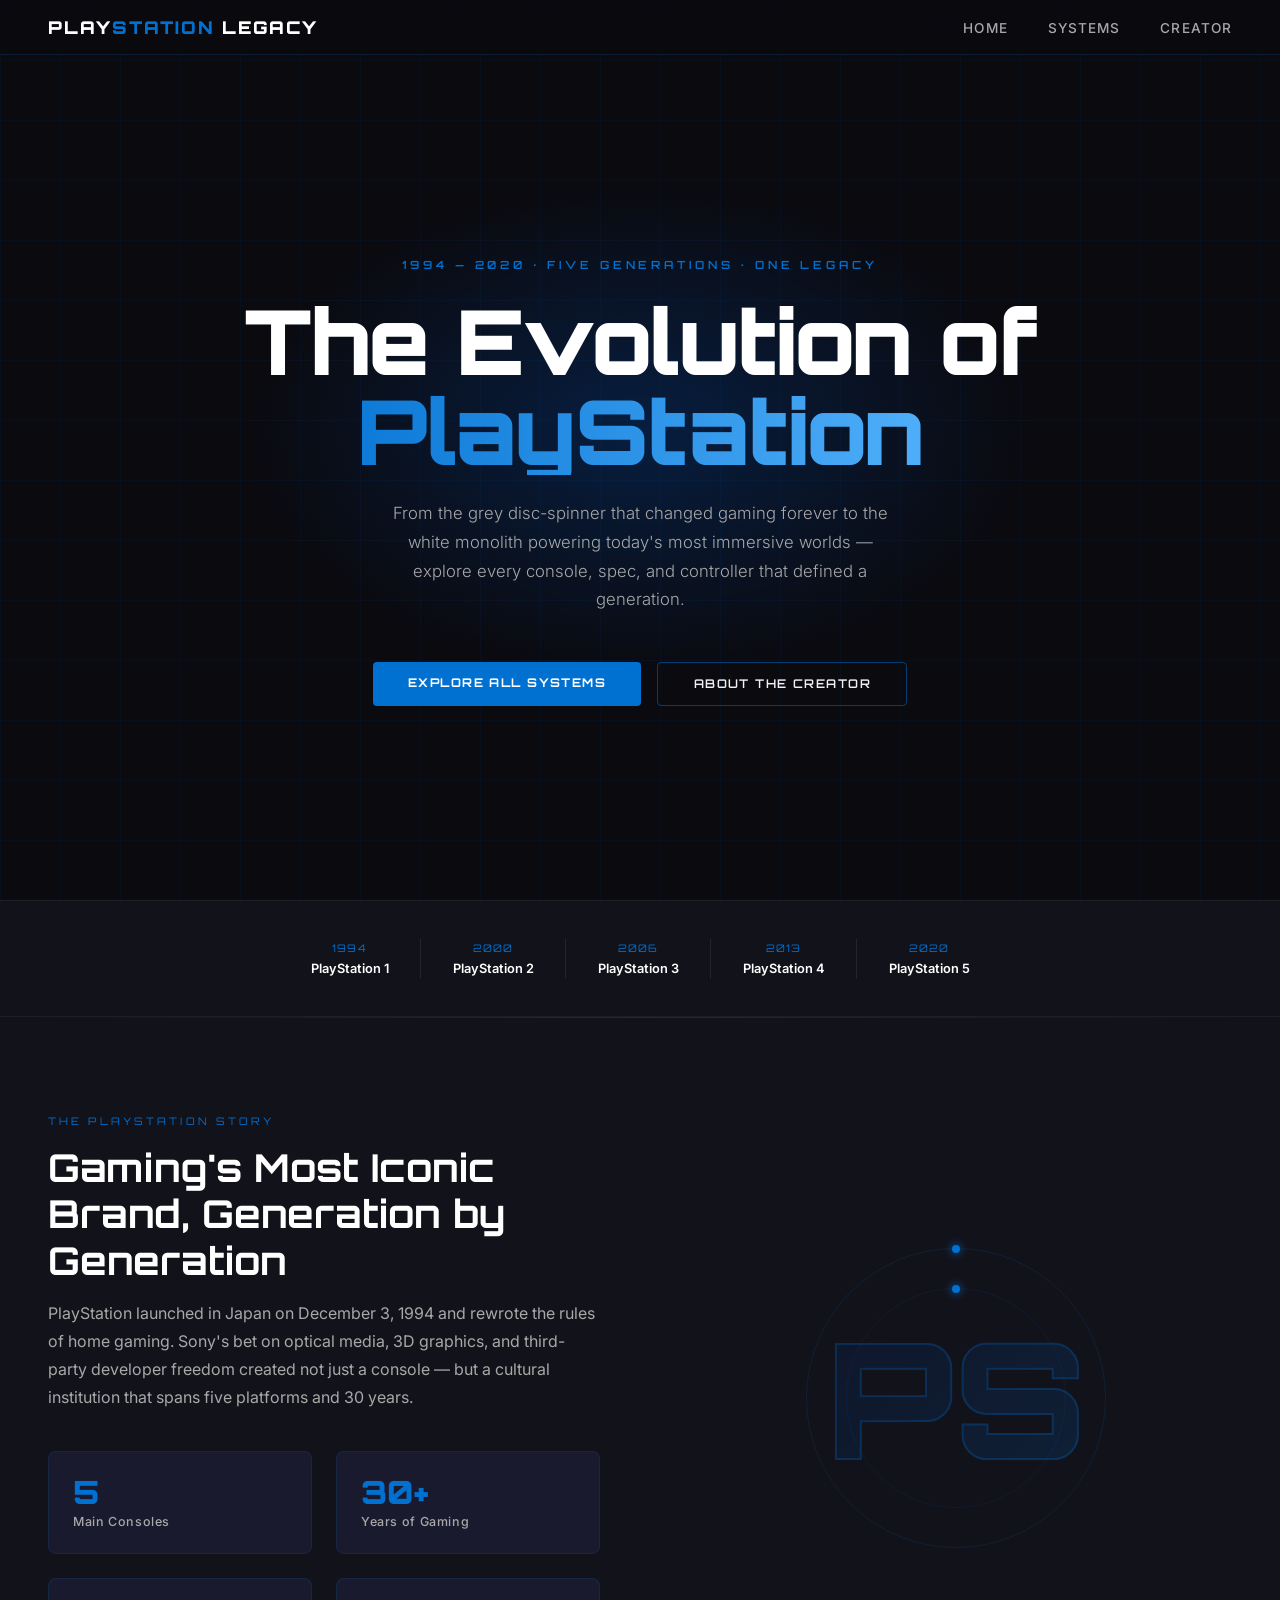
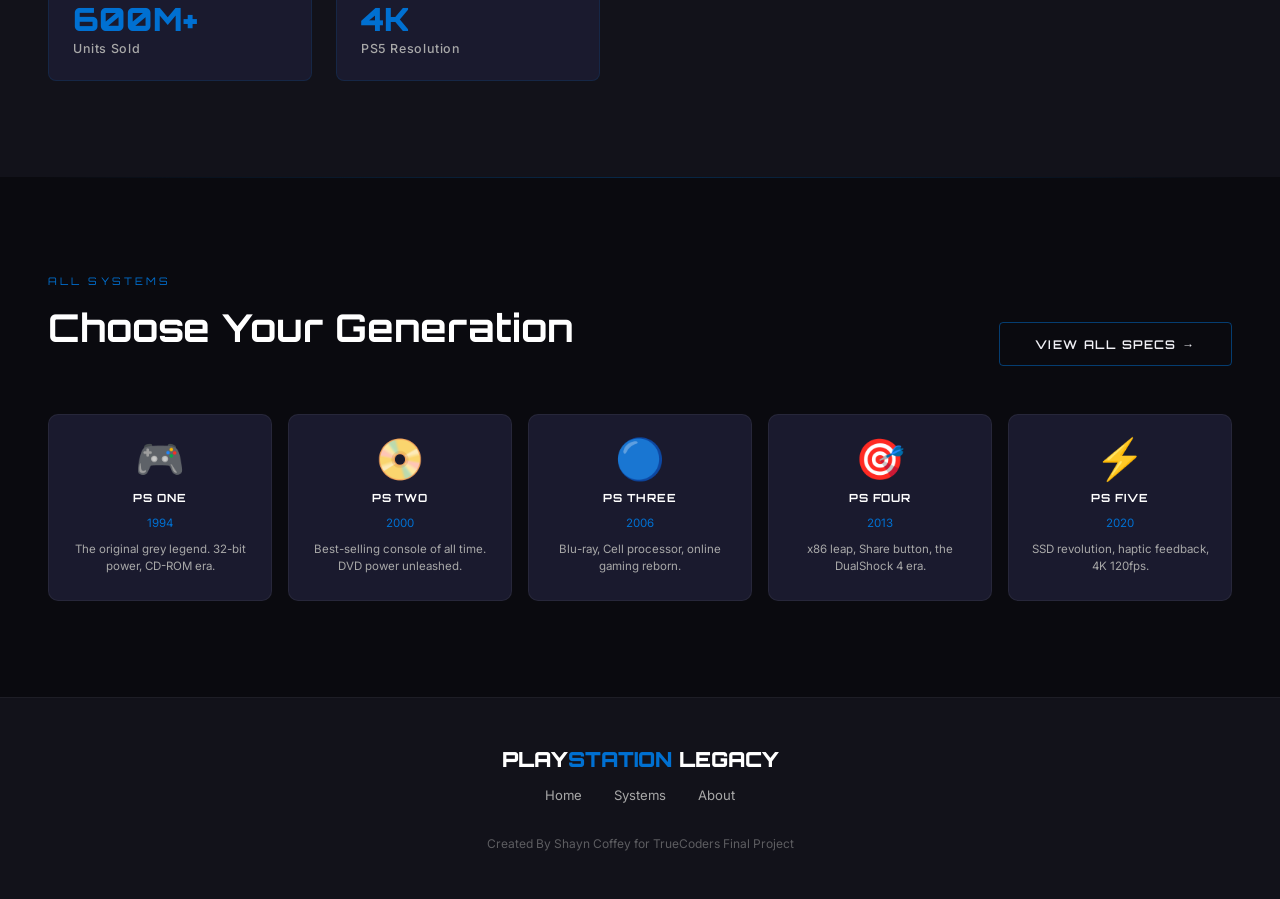
<file: index.html>
<!DOCTYPE html>
<html lang="en">
<head>
  <meta charset="UTF-8" />
  <meta name="viewport" content="width=device-width, initial-scale=1.0" />
  <title>PlayStation Legacy — A Console Chronicle</title>
  <link href="https://fonts.googleapis.com/css2?family=Orbitron:wght@400;600;700;900&family=Inter:wght@300;400;500;600&display=swap" rel="stylesheet" />
  <style>
    :root {
      --navy: #003087;
      --ps-blue: #00439C;
      --electric: #0070D1;
      --near-black: #0A0A0F;
      --mid-dark: #12121A;
      --surface: #1A1A2E;
      --grey: #A8A8A8;
      --off-white: #F0F0F5;
      --white: #FFFFFF;
      --ps1-grey: #C8C8CC;
      --accent-gold: #F0A500;
    }

    *, *::before, *::after { margin: 0; padding: 0; box-sizing: border-box; }

    html { scroll-behavior: smooth; }

    body {
      background: var(--near-black);
      color: var(--off-white);
      font-family: 'Inter', sans-serif;
      overflow-x: hidden;
    }

    /* ── NAV ─────────────────────────────────────── */
    nav {
      position: fixed;
      top: 0; left: 0; right: 0;
      z-index: 100;
      display: flex;
      align-items: center;
      justify-content: space-between;
      padding: 1rem 3rem;
      background: rgba(10,10,15,0.85);
      backdrop-filter: blur(12px);
      border-bottom: 1px solid rgba(0,112,209,0.2);
    }

    .nav-logo {
      font-family: 'Orbitron', sans-serif;
      font-weight: 900;
      font-size: 1.1rem;
      color: var(--white);
      letter-spacing: 0.1em;
      text-decoration: none;
    }

    .nav-logo span { color: var(--electric); }

    nav ul {
      list-style: none;
      display: flex;
      gap: 2.5rem;
    }

    nav ul a {
      text-decoration: none;
      color: var(--grey);
      font-size: 0.85rem;
      font-weight: 500;
      letter-spacing: 0.08em;
      text-transform: uppercase;
      transition: color 0.2s;
    }

    nav ul a:hover { color: var(--electric); }

    /* ── HERO ────────────────────────────────────── */
    .hero {
      min-height: 100vh;
      display: flex;
      flex-direction: column;
      align-items: center;
      justify-content: center;
      text-align: center;
      position: relative;
      padding: 8rem 2rem 4rem;
      overflow: hidden;
    }

    /* Animated background grid */
    .hero::before {
      content: '';
      position: absolute;
      inset: 0;
      background-image:
        linear-gradient(rgba(0,112,209,0.06) 1px, transparent 1px),
        linear-gradient(90deg, rgba(0,112,209,0.06) 1px, transparent 1px);
      background-size: 60px 60px;
      animation: gridDrift 20s linear infinite;
    }

    @keyframes gridDrift {
      from { background-position: 0 0; }
      to { background-position: 60px 60px; }
    }

    /* Radial glow */
    .hero::after {
      content: '';
      position: absolute;
      top: 20%;
      left: 50%;
      transform: translateX(-50%);
      width: 800px;
      height: 500px;
      background: radial-gradient(ellipse, rgba(0,67,156,0.35) 0%, transparent 70%);
      pointer-events: none;
    }

    /* Floating PS symbols */
    .ps-symbols {
      position: absolute;
      inset: 0;
      pointer-events: none;
      overflow: hidden;
    }

    .sym {
      position: absolute;
      font-size: 1.4rem;
      opacity: 0.08;
      font-weight: 700;
      color: var(--electric);
      animation: floatUp linear infinite;
    }

    .sym:nth-child(1)  { left:  5%; animation-duration: 14s; animation-delay:  0s; font-size: 2rem; }
    .sym:nth-child(2)  { left: 15%; animation-duration: 18s; animation-delay: -3s; }
    .sym:nth-child(3)  { left: 25%; animation-duration: 12s; animation-delay: -7s; font-size: 2.5rem; }
    .sym:nth-child(4)  { left: 35%; animation-duration: 20s; animation-delay: -1s; }
    .sym:nth-child(5)  { left: 50%; animation-duration: 16s; animation-delay: -9s; font-size: 1.8rem; }
    .sym:nth-child(6)  { left: 60%; animation-duration: 13s; animation-delay: -5s; }
    .sym:nth-child(7)  { left: 72%; animation-duration: 19s; animation-delay: -2s; font-size: 3rem; }
    .sym:nth-child(8)  { left: 82%; animation-duration: 11s; animation-delay: -8s; }
    .sym:nth-child(9)  { left: 90%; animation-duration: 15s; animation-delay: -4s; font-size: 2.2rem; }
    .sym:nth-child(10) { left: 42%; animation-duration: 17s; animation-delay: -6s; }

    @keyframes floatUp {
      from { transform: translateY(110vh) rotate(-10deg); opacity: 0; }
      10%  { opacity: 0.08; }
      90%  { opacity: 0.08; }
      to   { transform: translateY(-10vh) rotate(10deg); opacity: 0; }
    }

    .hero-eyebrow {
      position: relative;
      z-index: 2;
      font-family: 'Orbitron', sans-serif;
      font-size: 0.7rem;
      font-weight: 600;
      letter-spacing: 0.35em;
      text-transform: uppercase;
      color: var(--electric);
      margin-bottom: 1.5rem;
    }

    .hero h1 {
      position: relative;
      z-index: 2;
      font-family: 'Orbitron', sans-serif;
      font-weight: 900;
      font-size: clamp(2.8rem, 7vw, 6.5rem);
      line-height: 1.0;
      letter-spacing: -0.02em;
      margin-bottom: 1.5rem;
    }

    .hero h1 .line1 { color: var(--white); display: block; }
    .hero h1 .line2 {
      display: block;
      background: linear-gradient(90deg, var(--electric), #5BB8FF, var(--electric));
      background-size: 200% auto;
      background-clip: text;
      -webkit-background-clip: text;
      -webkit-text-fill-color: transparent;
      animation: shimmer 4s linear infinite;
    }

    @keyframes shimmer {
      from { background-position: 0% center; }
      to   { background-position: 200% center; }
    }

    .hero-sub {
      position: relative;
      z-index: 2;
      font-size: 1.05rem;
      color: var(--grey);
      max-width: 520px;
      line-height: 1.7;
      margin-bottom: 3rem;
      font-weight: 300;
    }

    .hero-ctas {
      position: relative;
      z-index: 2;
      display: flex;
      gap: 1rem;
      flex-wrap: wrap;
      justify-content: center;
    }

    .btn-primary {
      display: inline-block;
      padding: 0.85rem 2.2rem;
      background: var(--electric);
      color: var(--white);
      font-family: 'Orbitron', sans-serif;
      font-size: 0.75rem;
      font-weight: 700;
      letter-spacing: 0.12em;
      text-transform: uppercase;
      text-decoration: none;
      border-radius: 4px;
      transition: background 0.2s, transform 0.15s;
    }

    .btn-primary:hover { background: #0085F5; transform: translateY(-2px); }

    .btn-outline {
      display: inline-block;
      padding: 0.85rem 2.2rem;
      border: 1px solid rgba(0,112,209,0.5);
      color: var(--off-white);
      font-family: 'Orbitron', sans-serif;
      font-size: 0.75rem;
      font-weight: 600;
      letter-spacing: 0.12em;
      text-transform: uppercase;
      text-decoration: none;
      border-radius: 4px;
      transition: border-color 0.2s, color 0.2s, transform 0.15s;
    }

    .btn-outline:hover { border-color: var(--electric); color: var(--electric); transform: translateY(-2px); }

    /* ── GENERATION TIMELINE ─────────────────────── */
    .gen-strip {
      display: flex;
      justify-content: center;
      gap: 0;
      padding: 1.5rem 3rem;
      background: var(--mid-dark);
      border-top: 1px solid rgba(255,255,255,0.05);
      border-bottom: 1px solid rgba(255,255,255,0.05);
      overflow-x: auto;
    }

    .gen-item {
      display: flex;
      flex-direction: column;
      align-items: center;
      padding: 1rem 2rem;
      gap: 0.4rem;
      position: relative;
      cursor: default;
    }

    .gen-item:not(:last-child)::after {
      content: '';
      position: absolute;
      right: 0; top: 50%;
      transform: translateY(-50%);
      width: 1px; height: 60%;
      background: rgba(255,255,255,0.08);
    }

    .gen-year {
      font-family: 'Orbitron', sans-serif;
      font-size: 0.65rem;
      color: var(--electric);
      letter-spacing: 0.1em;
    }

    .gen-name {
      font-size: 0.8rem;
      font-weight: 600;
      color: var(--white);
      white-space: nowrap;
    }

    /* ── SECTION SHARED ──────────────────────────── */
    section { padding: 6rem 3rem; }

    .section-label {
      font-family: 'Orbitron', sans-serif;
      font-size: 0.65rem;
      letter-spacing: 0.3em;
      text-transform: uppercase;
      color: var(--electric);
      margin-bottom: 1rem;
    }

    .section-title {
      font-family: 'Orbitron', sans-serif;
      font-size: clamp(1.6rem, 3vw, 2.5rem);
      font-weight: 700;
      color: var(--white);
      margin-bottom: 1rem;
      line-height: 1.2;
    }

    .section-intro {
      color: var(--grey);
      font-size: 1rem;
      line-height: 1.75;
      max-width: 640px;
    }

    /* ── ABOUT SECTION (Landing Teaser) ─────────── */
    .about-teaser {
      display: grid;
      grid-template-columns: 1fr 1fr;
      gap: 5rem;
      align-items: center;
      max-width: 1200px;
      margin: 0 auto;
    }

    .about-stats {
      display: grid;
      grid-template-columns: 1fr 1fr;
      gap: 1.5rem;
      margin-top: 2.5rem;
    }

    .stat-card {
      background: var(--surface);
      border: 1px solid rgba(0,112,209,0.15);
      border-radius: 8px;
      padding: 1.5rem;
    }

    .stat-number {
      font-family: 'Orbitron', sans-serif;
      font-size: 2rem;
      font-weight: 900;
      color: var(--electric);
      line-height: 1;
      margin-bottom: 0.4rem;
    }

    .stat-label {
      font-size: 0.78rem;
      color: var(--grey);
      font-weight: 500;
      letter-spacing: 0.05em;
    }

    .about-visual {
      position: relative;
      display: flex;
      align-items: center;
      justify-content: center;
    }

    .ps-logo-giant {
      font-family: 'Orbitron', sans-serif;
      font-size: 10rem;
      font-weight: 900;
      color: transparent;
      -webkit-text-stroke: 2px rgba(0,112,209,0.25);
      line-height: 1;
      user-select: none;
      position: relative;
    }

    .ps-logo-giant::after {
      content: 'PS';
      position: absolute;
      inset: 0;
      font-family: 'Orbitron', sans-serif;
      font-size: 10rem;
      font-weight: 900;
      background: linear-gradient(135deg, var(--navy), var(--electric));
      background-clip: text;
      -webkit-background-clip: text;
      -webkit-text-fill-color: transparent;
      opacity: 0.15;
    }

    .orbit-ring {
      position: absolute;
      width: 300px;
      height: 300px;
      border-radius: 50%;
      border: 1px solid rgba(0,112,209,0.15);
      animation: spin 25s linear infinite;
    }

    .orbit-ring::before {
      content: '';
      position: absolute;
      top: -4px; left: 50%;
      width: 8px; height: 8px;
      background: var(--electric);
      border-radius: 50%;
      transform: translateX(-50%);
      box-shadow: 0 0 10px var(--electric);
    }

    .orbit-ring-2 {
      width: 220px;
      height: 220px;
      animation: spin 18s linear infinite reverse;
      border-color: rgba(0,112,209,0.1);
    }

    @keyframes spin { to { transform: rotate(360deg); } }

    /* ── CONSOLE PREVIEW CARDS ───────────────────── */
    .consoles-preview {
      max-width: 1200px;
      margin: 0 auto;
    }

    .consoles-header {
      display: flex;
      justify-content: space-between;
      align-items: flex-end;
      margin-bottom: 3rem;
    }

    .console-grid {
      display: grid;
      grid-template-columns: repeat(5, 1fr);
      gap: 1rem;
    }

    .console-preview-card {
      background: var(--surface);
      border: 1px solid rgba(255,255,255,0.06);
      border-radius: 10px;
      padding: 1.5rem 1rem;
      text-align: center;
      text-decoration: none;
      transition: border-color 0.2s, transform 0.2s, background 0.2s;
      display: flex;
      flex-direction: column;
      align-items: center;
      gap: 0.7rem;
    }

    .console-preview-card:hover {
      border-color: var(--electric);
      transform: translateY(-6px);
      background: rgba(0,112,209,0.07);
    }

    .console-icon {
      font-size: 2.5rem;
      line-height: 1;
    }

    .console-preview-name {
      font-family: 'Orbitron', sans-serif;
      font-size: 0.7rem;
      font-weight: 700;
      color: var(--white);
      letter-spacing: 0.08em;
    }

    .console-preview-year {
      font-size: 0.72rem;
      color: var(--electric);
    }

    .console-preview-desc {
      font-size: 0.72rem;
      color: var(--grey);
      line-height: 1.5;
    }

    /* ── FOOTER ──────────────────────────────────── */
    footer {
      background: var(--mid-dark);
      border-top: 1px solid rgba(255,255,255,0.05);
      padding: 3rem;
      text-align: center;
    }

    .footer-logo {
      font-family: 'Orbitron', sans-serif;
      font-size: 1.3rem;
      font-weight: 900;
      color: var(--white);
      margin-bottom: 0.75rem;
    }

    .footer-logo span { color: var(--electric); }

    .footer-nav {
      display: flex;
      justify-content: center;
      gap: 2rem;
      list-style: none;
      margin-bottom: 2rem;
    }

    .footer-nav a {
      color: var(--grey);
      text-decoration: none;
      font-size: 0.82rem;
      transition: color 0.2s;
    }

    .footer-nav a:hover { color: var(--electric); }

    .footer-copy {
      font-size: 0.75rem;
      color: rgba(168,168,168,0.5);
    }

    .divider {
      max-width: 1200px;
      margin: 0 auto;
      height: 1px;
      background: linear-gradient(90deg, transparent, rgba(0,112,209,0.3), transparent);
    }
  </style>
</head>
<body>

  <nav>
    <a href="index.html" class="nav-logo">PLAY<span>STATION</span> LEGACY</a>
    <ul>
      <li><a href="index.html">Home</a></li>
      <li><a href="systems.html">Systems</a></li>
      <li><a href="about.html">Creator</a></li>
    </ul>
  </nav>

  <!-- ── HERO ── -->
  <section class="hero">
    <div class="ps-symbols" aria-hidden="true">
      <span class="sym">△</span>
      <span class="sym">○</span>
      <span class="sym">✕</span>
      <span class="sym">□</span>
      <span class="sym">△</span>
      <span class="sym">○</span>
      <span class="sym">✕</span>
      <span class="sym">□</span>
      <span class="sym">△</span>
      <span class="sym">○</span>
    </div>

    <p class="hero-eyebrow">1994 — 2020 · Five Generations · One Legacy</p>
    <h1>
      <span class="line1">The Evolution of</span>
      <span class="line2">PlayStation</span>
    </h1>
    <p class="hero-sub">
      From the grey disc-spinner that changed gaming forever to the white monolith powering today's most immersive worlds — explore every console, spec, and controller that defined a generation.
    </p>
    <div class="hero-ctas">
      <a href="systems.html" class="btn-primary">Explore All Systems</a>
      <a href="about.html" class="btn-outline">About the Creator</a>
    </div>
  </section>

  <!-- ── GENERATION STRIP ── -->
  <div class="gen-strip">
    <div class="gen-item">
      <span class="gen-year">1994</span>
      <span class="gen-name">PlayStation 1</span>
    </div>
    <div class="gen-item">
      <span class="gen-year">2000</span>
      <span class="gen-name">PlayStation 2</span>
    </div>
    <div class="gen-item">
      <span class="gen-year">2006</span>
      <span class="gen-name">PlayStation 3</span>
    </div>
    <div class="gen-item">
      <span class="gen-year">2013</span>
      <span class="gen-name">PlayStation 4</span>
    </div>
    <div class="gen-item">
      <span class="gen-year">2020</span>
      <span class="gen-name">PlayStation 5</span>
    </div>
  </div>

  <div style="background: var(--mid-dark);">
    <div class="divider"></div>
  </div>

  <!-- ── ABOUT TEASER ── -->
  <section style="background: var(--mid-dark);">
    <div class="about-teaser">
      <div>
        <p class="section-label">The PlayStation Story</p>
        <h2 class="section-title">Gaming's Most Iconic Brand, Generation by Generation</h2>
        <p class="section-intro">
          PlayStation launched in Japan on December 3, 1994 and rewrote the rules of home gaming.
          Sony's bet on optical media, 3D graphics, and third-party developer freedom created not just
          a console — but a cultural institution that spans five platforms and 30 years.
        </p>
        <div class="about-stats">
          <div class="stat-card">
            <div class="stat-number">5</div>
            <div class="stat-label">Main Consoles</div>
          </div>
          <div class="stat-card">
            <div class="stat-number">30+</div>
            <div class="stat-label">Years of Gaming</div>
          </div>
          <div class="stat-card">
            <div class="stat-number">600M+</div>
            <div class="stat-label">Units Sold</div>
          </div>
          <div class="stat-card">
            <div class="stat-number">4K</div>
            <div class="stat-label">PS5 Resolution</div>
          </div>
        </div>
      </div>
      <div class="about-visual">
        <div class="orbit-ring"></div>
        <div class="orbit-ring orbit-ring-2"></div>
        <div class="ps-logo-giant">PS</div>
      </div>
    </div>
  </section>

  <div style="background: var(--near-black);">
    <div class="divider"></div>
  </div>

  <!-- ── CONSOLE PREVIEW ── -->
  <section style="background: var(--near-black);">
    <div class="consoles-preview">
      <div class="consoles-header">
        <div>
          <p class="section-label">All Systems</p>
          <h2 class="section-title">Choose Your Generation</h2>
        </div>
        <a href="systems.html" class="btn-outline" style="white-space: nowrap;">View All Specs →</a>
      </div>

      <div class="console-grid">
        <a href="systems.html#ps1" class="console-preview-card">
          <div class="console-icon">🎮</div>
          <div class="console-preview-name">PS ONE</div>
          <div class="console-preview-year">1994</div>
          <div class="console-preview-desc">The original grey legend. 32-bit power, CD-ROM era.</div>
        </a>
        <a href="systems.html#ps2" class="console-preview-card">
          <div class="console-icon">📀</div>
          <div class="console-preview-name">PS TWO</div>
          <div class="console-preview-year">2000</div>
          <div class="console-preview-desc">Best-selling console of all time. DVD power unleashed.</div>
        </a>
        <a href="systems.html#ps3" class="console-preview-card">
          <div class="console-icon">🔵</div>
          <div class="console-preview-name">PS THREE</div>
          <div class="console-preview-year">2006</div>
          <div class="console-preview-desc">Blu-ray, Cell processor, online gaming reborn.</div>
        </a>
        <a href="systems.html#ps4" class="console-preview-card">
          <div class="console-icon">🎯</div>
          <div class="console-preview-name">PS FOUR</div>
          <div class="console-preview-year">2013</div>
          <div class="console-preview-desc">x86 leap, Share button, the DualShock 4 era.</div>
        </a>
        <a href="systems.html#ps5" class="console-preview-card">
          <div class="console-icon">⚡</div>
          <div class="console-preview-name">PS FIVE</div>
          <div class="console-preview-year">2020</div>
          <div class="console-preview-desc">SSD revolution, haptic feedback, 4K 120fps.</div>
        </a>
      </div>
    </div>
  </section>

  <!-- ── FOOTER ── -->
  <footer>
    <div class="footer-logo">PLAY<span>STATION</span> LEGACY</div>
    <ul class="footer-nav">
      <li><a href="index.html">Home</a></li>
      <li><a href="systems.html">Systems</a></li>
      <li><a href="about.html">About</a></li>
    </ul>
    <p class="footer-copy">Created By Shayn Coffey for TrueCoders Final Project</p>
  </footer>

</body>
</html>
</file>
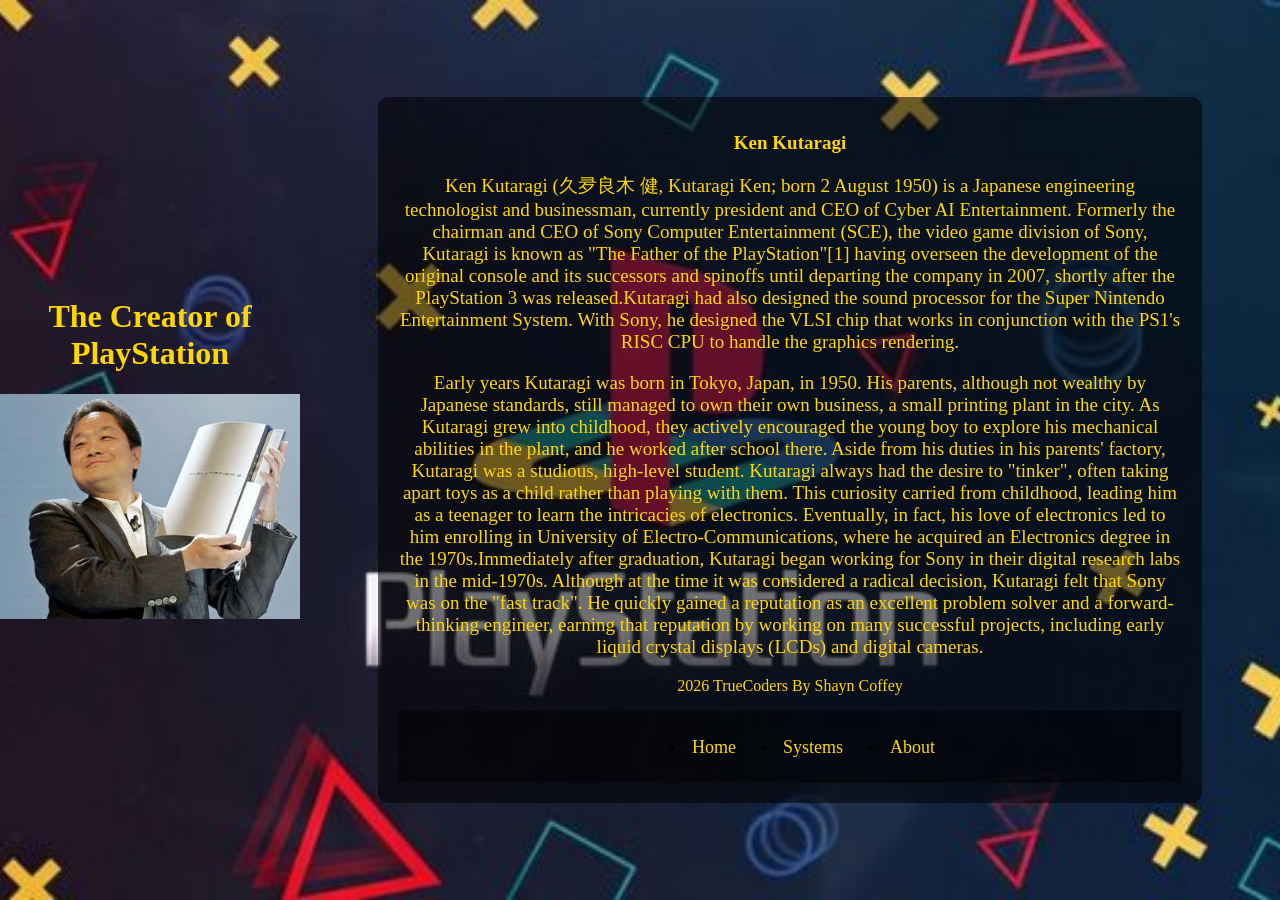
<file: about.html>
<!DOCTYPE html>
<html lang="en">
<head>
    <style> p { text-align:center} </style>
  <meta charset="UTF-8">
<meta name="viewport" content="width=device-width, initial-scale=1.0">

<link rel="stylesheet" href="style.css">
</head>
<body style="background-image: url('images/playstationbackground.jpg');
background-position: center;
background-repeat: no-repeat;   
background-size: cover;
background-attachment: fixed;
margin: 0;
min-height: 100vh">
</body>




<header>
<h1 style="color: gold; text-align: center;">The Creator of PlayStation</h1>
<div style="text-align: center;">
<img src="images\playstationcreator.webp" alt="PlayStation Creator" width="300">
</div>

</style>
<nav>
<a href="index.html"></a> 
<a href="about.html"></a> 
<a href="contact.html"></a>
</nav>
</header>

<main>
<section>
  <div class="text-box">
    <h2 style="text-align: center; color: gold; font-size: 19px;">Ken Kutaragi</h2>

    

<p style="color: gold;font-size: 19px;">
Ken Kutaragi (久夛良木 健, Kutaragi Ken; born 2 August 1950) is a Japanese engineering technologist and businessman, 
currently president and CEO of Cyber AI Entertainment. Formerly the chairman and CEO of Sony Computer Entertainment 
(SCE), the video game division of Sony, Kutaragi is known as "The Father of the PlayStation"[1] having overseen the 
development of the original console and its successors and spinoffs until departing the company in 2007, 
shortly after the PlayStation 3 was released.Kutaragi had also designed the sound 
processor for the Super Nintendo Entertainment System. With Sony, he designed the VLSI chip that works in conjunction 
with the PS1's RISC CPU to handle the graphics rendering.

   


<p style="color: gold;font-size: 19px;">
  
Early years

Kutaragi was born in Tokyo, Japan, in 1950. His parents, although not 
wealthy by Japanese standards, still managed to own their own business, a small printing plant in the city. As Kutaragi 
grew into childhood, they actively encouraged the young boy to explore his mechanical abilities in the plant, and he worked after school there. 
Aside from his duties in his parents' factory, Kutaragi was a studious, high-level student. Kutaragi always had the desire to 
"tinker", often taking apart toys as a child rather than playing 
with them. This curiosity carried from childhood, leading him as a teenager to 
learn the intricacies of electronics. 
Eventually, in fact, his love of electronics led to him enrolling in University 
of Electro-Communications, where 
he acquired an Electronics degree in the 1970s.Immediately after graduation, Kutaragi 
began working for Sony in their digital research labs in the 
mid-1970s. Although at the time it was considered a radical decision, Kutaragi felt that Sony 
was on the "fast track". He quickly gained a reputation as an excellent problem solver and a forward-thinking engineer, 
earning that reputation by working on many successful projects, including early liquid crystal displays (LCDs) and digital cameras.
</p>

<p style="color: gold; text-align: center;">2026 TrueCoders By Shayn Coffey</p>

<footer>
    <p style="color: gold; text-align: center;"</p>
    <li><a href="index.html">Home</a></li>
    <li><a href="systems.html">Systems</a></li>
    <li><a href="about.html">About</a></li>
</footer>
</section>
</main>

</ul>
</footer>

</body>
</html>
</file>
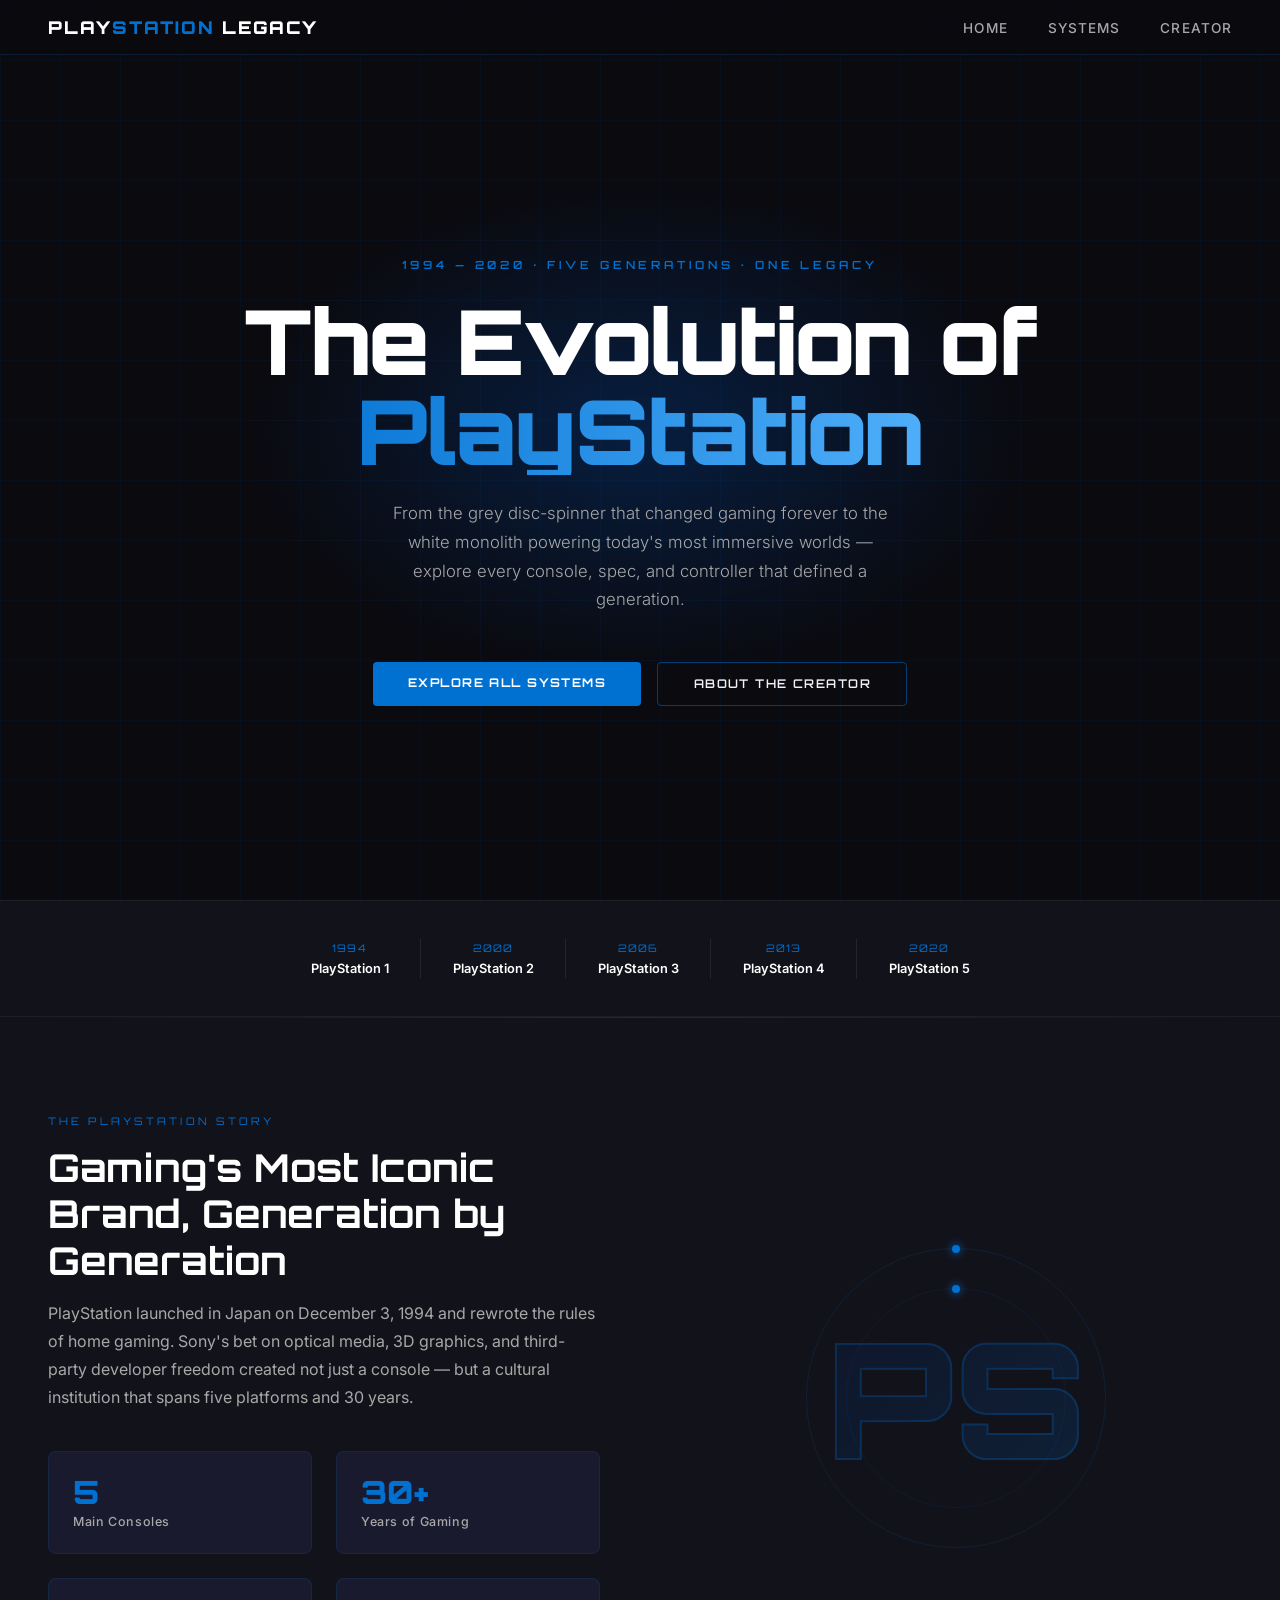
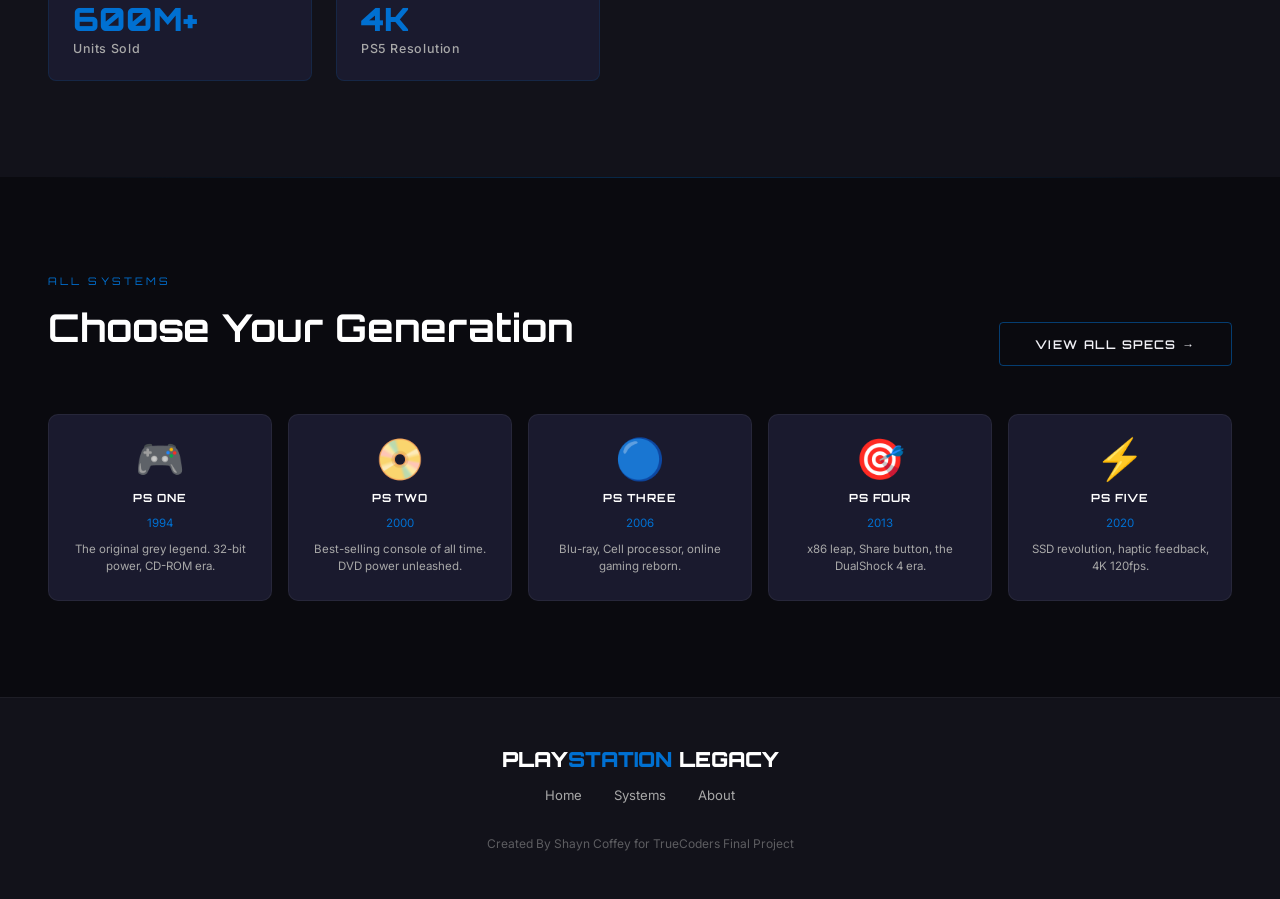
<file: playstation-evolution.html>
<!DOCTYPE html>
<html lang="en">
<head>
  <meta charset="UTF-8" />
  <meta name="viewport" content="width=device-width, initial-scale=1.0" />
  <title>PlayStation Legacy — A Console Chronicle</title>
  <link href="https://fonts.googleapis.com/css2?family=Orbitron:wght@400;600;700;900&family=Inter:wght@300;400;500;600&display=swap" rel="stylesheet" />
  <style>
    :root {
      --navy: #003087;
      --ps-blue: #00439C;
      --electric: #0070D1;
      --near-black: #0A0A0F;
      --mid-dark: #12121A;
      --surface: #1A1A2E;
      --grey: #A8A8A8;
      --off-white: #F0F0F5;
      --white: #FFFFFF;
      --ps1-grey: #C8C8CC;
      --accent-gold: #F0A500;
    }

    *, *::before, *::after { margin: 0; padding: 0; box-sizing: border-box; }

    html { scroll-behavior: smooth; }

    body {
      background: var(--near-black);
      color: var(--off-white);
      font-family: 'Inter', sans-serif;
      overflow-x: hidden;
    }

    /* ── NAV ─────────────────────────────────────── */
    nav {
      position: fixed;
      top: 0; left: 0; right: 0;
      z-index: 100;
      display: flex;
      align-items: center;
      justify-content: space-between;
      padding: 1rem 3rem;
      background: rgba(10,10,15,0.85);
      backdrop-filter: blur(12px);
      border-bottom: 1px solid rgba(0,112,209,0.2);
    }

    .nav-logo {
      font-family: 'Orbitron', sans-serif;
      font-weight: 900;
      font-size: 1.1rem;
      color: var(--white);
      letter-spacing: 0.1em;
      text-decoration: none;
    }

    .nav-logo span { color: var(--electric); }

    nav ul {
      list-style: none;
      display: flex;
      gap: 2.5rem;
    }

    nav ul a {
      text-decoration: none;
      color: var(--grey);
      font-size: 0.85rem;
      font-weight: 500;
      letter-spacing: 0.08em;
      text-transform: uppercase;
      transition: color 0.2s;
    }

    nav ul a:hover { color: var(--electric); }

    /* ── HERO ────────────────────────────────────── */
    .hero {
      min-height: 100vh;
      display: flex;
      flex-direction: column;
      align-items: center;
      justify-content: center;
      text-align: center;
      position: relative;
      padding: 8rem 2rem 4rem;
      overflow: hidden;
    }

    /* Animated background grid */
    .hero::before {
      content: '';
      position: absolute;
      inset: 0;
      background-image:
        linear-gradient(rgba(0,112,209,0.06) 1px, transparent 1px),
        linear-gradient(90deg, rgba(0,112,209,0.06) 1px, transparent 1px);
      background-size: 60px 60px;
      animation: gridDrift 20s linear infinite;
    }

    @keyframes gridDrift {
      from { background-position: 0 0; }
      to { background-position: 60px 60px; }
    }

    /* Radial glow */
    .hero::after {
      content: '';
      position: absolute;
      top: 20%;
      left: 50%;
      transform: translateX(-50%);
      width: 800px;
      height: 500px;
      background: radial-gradient(ellipse, rgba(0,67,156,0.35) 0%, transparent 70%);
      pointer-events: none;
    }

    /* Floating PS symbols */
    .ps-symbols {
      position: absolute;
      inset: 0;
      pointer-events: none;
      overflow: hidden;
    }

    .sym {
      position: absolute;
      font-size: 1.4rem;
      opacity: 0.08;
      font-weight: 700;
      color: var(--electric);
      animation: floatUp linear infinite;
    }

    .sym:nth-child(1)  { left:  5%; animation-duration: 14s; animation-delay:  0s; font-size: 2rem; }
    .sym:nth-child(2)  { left: 15%; animation-duration: 18s; animation-delay: -3s; }
    .sym:nth-child(3)  { left: 25%; animation-duration: 12s; animation-delay: -7s; font-size: 2.5rem; }
    .sym:nth-child(4)  { left: 35%; animation-duration: 20s; animation-delay: -1s; }
    .sym:nth-child(5)  { left: 50%; animation-duration: 16s; animation-delay: -9s; font-size: 1.8rem; }
    .sym:nth-child(6)  { left: 60%; animation-duration: 13s; animation-delay: -5s; }
    .sym:nth-child(7)  { left: 72%; animation-duration: 19s; animation-delay: -2s; font-size: 3rem; }
    .sym:nth-child(8)  { left: 82%; animation-duration: 11s; animation-delay: -8s; }
    .sym:nth-child(9)  { left: 90%; animation-duration: 15s; animation-delay: -4s; font-size: 2.2rem; }
    .sym:nth-child(10) { left: 42%; animation-duration: 17s; animation-delay: -6s; }

    @keyframes floatUp {
      from { transform: translateY(110vh) rotate(-10deg); opacity: 0; }
      10%  { opacity: 0.08; }
      90%  { opacity: 0.08; }
      to   { transform: translateY(-10vh) rotate(10deg); opacity: 0; }
    }

    .hero-eyebrow {
      position: relative;
      z-index: 2;
      font-family: 'Orbitron', sans-serif;
      font-size: 0.7rem;
      font-weight: 600;
      letter-spacing: 0.35em;
      text-transform: uppercase;
      color: var(--electric);
      margin-bottom: 1.5rem;
    }

    .hero h1 {
      position: relative;
      z-index: 2;
      font-family: 'Orbitron', sans-serif;
      font-weight: 900;
      font-size: clamp(2.8rem, 7vw, 6.5rem);
      line-height: 1.0;
      letter-spacing: -0.02em;
      margin-bottom: 1.5rem;
    }

    .hero h1 .line1 { color: var(--white); display: block; }
    .hero h1 .line2 {
      display: block;
      background: linear-gradient(90deg, var(--electric), #5BB8FF, var(--electric));
      background-size: 200% auto;
      background-clip: text;
      -webkit-background-clip: text;
      -webkit-text-fill-color: transparent;
      animation: shimmer 4s linear infinite;
    }

    @keyframes shimmer {
      from { background-position: 0% center; }
      to   { background-position: 200% center; }
    }

    .hero-sub {
      position: relative;
      z-index: 2;
      font-size: 1.05rem;
      color: var(--grey);
      max-width: 520px;
      line-height: 1.7;
      margin-bottom: 3rem;
      font-weight: 300;
    }

    .hero-ctas {
      position: relative;
      z-index: 2;
      display: flex;
      gap: 1rem;
      flex-wrap: wrap;
      justify-content: center;
    }

    .btn-primary {
      display: inline-block;
      padding: 0.85rem 2.2rem;
      background: var(--electric);
      color: var(--white);
      font-family: 'Orbitron', sans-serif;
      font-size: 0.75rem;
      font-weight: 700;
      letter-spacing: 0.12em;
      text-transform: uppercase;
      text-decoration: none;
      border-radius: 4px;
      transition: background 0.2s, transform 0.15s;
    }

    .btn-primary:hover { background: #0085F5; transform: translateY(-2px); }

    .btn-outline {
      display: inline-block;
      padding: 0.85rem 2.2rem;
      border: 1px solid rgba(0,112,209,0.5);
      color: var(--off-white);
      font-family: 'Orbitron', sans-serif;
      font-size: 0.75rem;
      font-weight: 600;
      letter-spacing: 0.12em;
      text-transform: uppercase;
      text-decoration: none;
      border-radius: 4px;
      transition: border-color 0.2s, color 0.2s, transform 0.15s;
    }

    .btn-outline:hover { border-color: var(--electric); color: var(--electric); transform: translateY(-2px); }

    /* ── GENERATION TIMELINE ─────────────────────── */
    .gen-strip {
      display: flex;
      justify-content: center;
      gap: 0;
      padding: 1.5rem 3rem;
      background: var(--mid-dark);
      border-top: 1px solid rgba(255,255,255,0.05);
      border-bottom: 1px solid rgba(255,255,255,0.05);
      overflow-x: auto;
    }

    .gen-item {
      display: flex;
      flex-direction: column;
      align-items: center;
      padding: 1rem 2rem;
      gap: 0.4rem;
      position: relative;
      cursor: default;
    }

    .gen-item:not(:last-child)::after {
      content: '';
      position: absolute;
      right: 0; top: 50%;
      transform: translateY(-50%);
      width: 1px; height: 60%;
      background: rgba(255,255,255,0.08);
    }

    .gen-year {
      font-family: 'Orbitron', sans-serif;
      font-size: 0.65rem;
      color: var(--electric);
      letter-spacing: 0.1em;
    }

    .gen-name {
      font-size: 0.8rem;
      font-weight: 600;
      color: var(--white);
      white-space: nowrap;
    }

    /* ── SECTION SHARED ──────────────────────────── */
    section { padding: 6rem 3rem; }

    .section-label {
      font-family: 'Orbitron', sans-serif;
      font-size: 0.65rem;
      letter-spacing: 0.3em;
      text-transform: uppercase;
      color: var(--electric);
      margin-bottom: 1rem;
    }

    .section-title {
      font-family: 'Orbitron', sans-serif;
      font-size: clamp(1.6rem, 3vw, 2.5rem);
      font-weight: 700;
      color: var(--white);
      margin-bottom: 1rem;
      line-height: 1.2;
    }

    .section-intro {
      color: var(--grey);
      font-size: 1rem;
      line-height: 1.75;
      max-width: 640px;
    }

    /* ── ABOUT SECTION (Landing Teaser) ─────────── */
    .about-teaser {
      display: grid;
      grid-template-columns: 1fr 1fr;
      gap: 5rem;
      align-items: center;
      max-width: 1200px;
      margin: 0 auto;
    }

    .about-stats {
      display: grid;
      grid-template-columns: 1fr 1fr;
      gap: 1.5rem;
      margin-top: 2.5rem;
    }

    .stat-card {
      background: var(--surface);
      border: 1px solid rgba(0,112,209,0.15);
      border-radius: 8px;
      padding: 1.5rem;
    }

    .stat-number {
      font-family: 'Orbitron', sans-serif;
      font-size: 2rem;
      font-weight: 900;
      color: var(--electric);
      line-height: 1;
      margin-bottom: 0.4rem;
    }

    .stat-label {
      font-size: 0.78rem;
      color: var(--grey);
      font-weight: 500;
      letter-spacing: 0.05em;
    }

    .about-visual {
      position: relative;
      display: flex;
      align-items: center;
      justify-content: center;
    }

    .ps-logo-giant {
      font-family: 'Orbitron', sans-serif;
      font-size: 10rem;
      font-weight: 900;
      color: transparent;
      -webkit-text-stroke: 2px rgba(0,112,209,0.25);
      line-height: 1;
      user-select: none;
      position: relative;
    }

    .ps-logo-giant::after {
      content: 'PS';
      position: absolute;
      inset: 0;
      font-family: 'Orbitron', sans-serif;
      font-size: 10rem;
      font-weight: 900;
      background: linear-gradient(135deg, var(--navy), var(--electric));
      background-clip: text;
      -webkit-background-clip: text;
      -webkit-text-fill-color: transparent;
      opacity: 0.15;
    }

    .orbit-ring {
      position: absolute;
      width: 300px;
      height: 300px;
      border-radius: 50%;
      border: 1px solid rgba(0,112,209,0.15);
      animation: spin 25s linear infinite;
    }

    .orbit-ring::before {
      content: '';
      position: absolute;
      top: -4px; left: 50%;
      width: 8px; height: 8px;
      background: var(--electric);
      border-radius: 50%;
      transform: translateX(-50%);
      box-shadow: 0 0 10px var(--electric);
    }

    .orbit-ring-2 {
      width: 220px;
      height: 220px;
      animation: spin 18s linear infinite reverse;
      border-color: rgba(0,112,209,0.1);
    }

    @keyframes spin { to { transform: rotate(360deg); } }

    /* ── CONSOLE PREVIEW CARDS ───────────────────── */
    .consoles-preview {
      max-width: 1200px;
      margin: 0 auto;
    }

    .consoles-header {
      display: flex;
      justify-content: space-between;
      align-items: flex-end;
      margin-bottom: 3rem;
    }

    .console-grid {
      display: grid;
      grid-template-columns: repeat(5, 1fr);
      gap: 1rem;
    }

    .console-preview-card {
      background: var(--surface);
      border: 1px solid rgba(255,255,255,0.06);
      border-radius: 10px;
      padding: 1.5rem 1rem;
      text-align: center;
      text-decoration: none;
      transition: border-color 0.2s, transform 0.2s, background 0.2s;
      display: flex;
      flex-direction: column;
      align-items: center;
      gap: 0.7rem;
    }

    .console-preview-card:hover {
      border-color: var(--electric);
      transform: translateY(-6px);
      background: rgba(0,112,209,0.07);
    }

    .console-icon {
      font-size: 2.5rem;
      line-height: 1;
    }

    .console-preview-name {
      font-family: 'Orbitron', sans-serif;
      font-size: 0.7rem;
      font-weight: 700;
      color: var(--white);
      letter-spacing: 0.08em;
    }

    .console-preview-year {
      font-size: 0.72rem;
      color: var(--electric);
    }

    .console-preview-desc {
      font-size: 0.72rem;
      color: var(--grey);
      line-height: 1.5;
    }

    /* ── FOOTER ──────────────────────────────────── */
    footer {
      background: var(--mid-dark);
      border-top: 1px solid rgba(255,255,255,0.05);
      padding: 3rem;
      text-align: center;
    }

    .footer-logo {
      font-family: 'Orbitron', sans-serif;
      font-size: 1.3rem;
      font-weight: 900;
      color: var(--white);
      margin-bottom: 0.75rem;
    }

    .footer-logo span { color: var(--electric); }

    .footer-nav {
      display: flex;
      justify-content: center;
      gap: 2rem;
      list-style: none;
      margin-bottom: 2rem;
    }

    .footer-nav a {
      color: var(--grey);
      text-decoration: none;
      font-size: 0.82rem;
      transition: color 0.2s;
    }

    .footer-nav a:hover { color: var(--electric); }

    .footer-copy {
      font-size: 0.75rem;
      color: rgba(168,168,168,0.5);
    }

    .divider {
      max-width: 1200px;
      margin: 0 auto;
      height: 1px;
      background: linear-gradient(90deg, transparent, rgba(0,112,209,0.3), transparent);
    }
  </style>
</head>
<body>

  <nav>
    <a href="index.html" class="nav-logo">PLAY<span>STATION</span> LEGACY</a>
    <ul>
      <li><a href="index.html">Home</a></li>
      <li><a href="systems.html">Systems</a></li>
      <li><a href="about.html">Creator</a></li>
    </ul>
  </nav>

  <!-- ── HERO ── -->
  <section class="hero">
    <div class="ps-symbols" aria-hidden="true">
      <span class="sym">△</span>
      <span class="sym">○</span>
      <span class="sym">✕</span>
      <span class="sym">□</span>
      <span class="sym">△</span>
      <span class="sym">○</span>
      <span class="sym">✕</span>
      <span class="sym">□</span>
      <span class="sym">△</span>
      <span class="sym">○</span>
    </div>

    <p class="hero-eyebrow">1994 — 2020 · Five Generations · One Legacy</p>
    <h1>
      <span class="line1">The Evolution of</span>
      <span class="line2">PlayStation</span>
    </h1>
    <p class="hero-sub">
      From the grey disc-spinner that changed gaming forever to the white monolith powering today's most immersive worlds — explore every console, spec, and controller that defined a generation.
    </p>
    <div class="hero-ctas">
      <a href="systems.html" class="btn-primary">Explore All Systems</a>
      <a href="about.html" class="btn-outline">About the Creator</a>
    </div>
  </section>

  <!-- ── GENERATION STRIP ── -->
  <div class="gen-strip">
    <div class="gen-item">
      <span class="gen-year">1994</span>
      <span class="gen-name">PlayStation 1</span>
    </div>
    <div class="gen-item">
      <span class="gen-year">2000</span>
      <span class="gen-name">PlayStation 2</span>
    </div>
    <div class="gen-item">
      <span class="gen-year">2006</span>
      <span class="gen-name">PlayStation 3</span>
    </div>
    <div class="gen-item">
      <span class="gen-year">2013</span>
      <span class="gen-name">PlayStation 4</span>
    </div>
    <div class="gen-item">
      <span class="gen-year">2020</span>
      <span class="gen-name">PlayStation 5</span>
    </div>
  </div>

  <div style="background: var(--mid-dark);">
    <div class="divider"></div>
  </div>

  <!-- ── ABOUT TEASER ── -->
  <section style="background: var(--mid-dark);">
    <div class="about-teaser">
      <div>
        <p class="section-label">The PlayStation Story</p>
        <h2 class="section-title">Gaming's Most Iconic Brand, Generation by Generation</h2>
        <p class="section-intro">
          PlayStation launched in Japan on December 3, 1994 and rewrote the rules of home gaming.
          Sony's bet on optical media, 3D graphics, and third-party developer freedom created not just
          a console — but a cultural institution that spans five platforms and 30 years.
        </p>
        <div class="about-stats">
          <div class="stat-card">
            <div class="stat-number">5</div>
            <div class="stat-label">Main Consoles</div>
          </div>
          <div class="stat-card">
            <div class="stat-number">30+</div>
            <div class="stat-label">Years of Gaming</div>
          </div>
          <div class="stat-card">
            <div class="stat-number">600M+</div>
            <div class="stat-label">Units Sold</div>
          </div>
          <div class="stat-card">
            <div class="stat-number">4K</div>
            <div class="stat-label">PS5 Resolution</div>
          </div>
        </div>
      </div>
      <div class="about-visual">
        <div class="orbit-ring"></div>
        <div class="orbit-ring orbit-ring-2"></div>
        <div class="ps-logo-giant">PS</div>
      </div>
    </div>
  </section>

  <div style="background: var(--near-black);">
    <div class="divider"></div>
  </div>

  <!-- ── CONSOLE PREVIEW ── -->
  <section style="background: var(--near-black);">
    <div class="consoles-preview">
      <div class="consoles-header">
        <div>
          <p class="section-label">All Systems</p>
          <h2 class="section-title">Choose Your Generation</h2>
        </div>
        <a href="systems.html" class="btn-outline" style="white-space: nowrap;">View All Specs →</a>
      </div>

      <div class="console-grid">
        <a href="systems.html#ps1" class="console-preview-card">
          <div class="console-icon">🎮</div>
          <div class="console-preview-name">PS ONE</div>
          <div class="console-preview-year">1994</div>
          <div class="console-preview-desc">The original grey legend. 32-bit power, CD-ROM era.</div>
        </a>
        <a href="systems.html#ps2" class="console-preview-card">
          <div class="console-icon">📀</div>
          <div class="console-preview-name">PS TWO</div>
          <div class="console-preview-year">2000</div>
          <div class="console-preview-desc">Best-selling console of all time. DVD power unleashed.</div>
        </a>
        <a href="systems.html#ps3" class="console-preview-card">
          <div class="console-icon">🔵</div>
          <div class="console-preview-name">PS THREE</div>
          <div class="console-preview-year">2006</div>
          <div class="console-preview-desc">Blu-ray, Cell processor, online gaming reborn.</div>
        </a>
        <a href="systems.html#ps4" class="console-preview-card">
          <div class="console-icon">🎯</div>
          <div class="console-preview-name">PS FOUR</div>
          <div class="console-preview-year">2013</div>
          <div class="console-preview-desc">x86 leap, Share button, the DualShock 4 era.</div>
        </a>
        <a href="systems.html#ps5" class="console-preview-card">
          <div class="console-icon">⚡</div>
          <div class="console-preview-name">PS FIVE</div>
          <div class="console-preview-year">2020</div>
          <div class="console-preview-desc">SSD revolution, haptic feedback, 4K 120fps.</div>
        </a>
      </div>
    </div>
  </section>

  <!-- ── FOOTER ── -->
  <footer>
    <div class="footer-logo">PLAY<span>STATION</span> LEGACY</div>
    <ul class="footer-nav">
      <li><a href="index.html">Home</a></li>
      <li><a href="systems.html">Systems</a></li>
      <li><a href="about.html">About</a></li>
    </ul>
    <p class="footer-copy">Created By Shayn Coffey for TrueCoders Final Project</p>
  </footer>

</body>
</html>
</file>
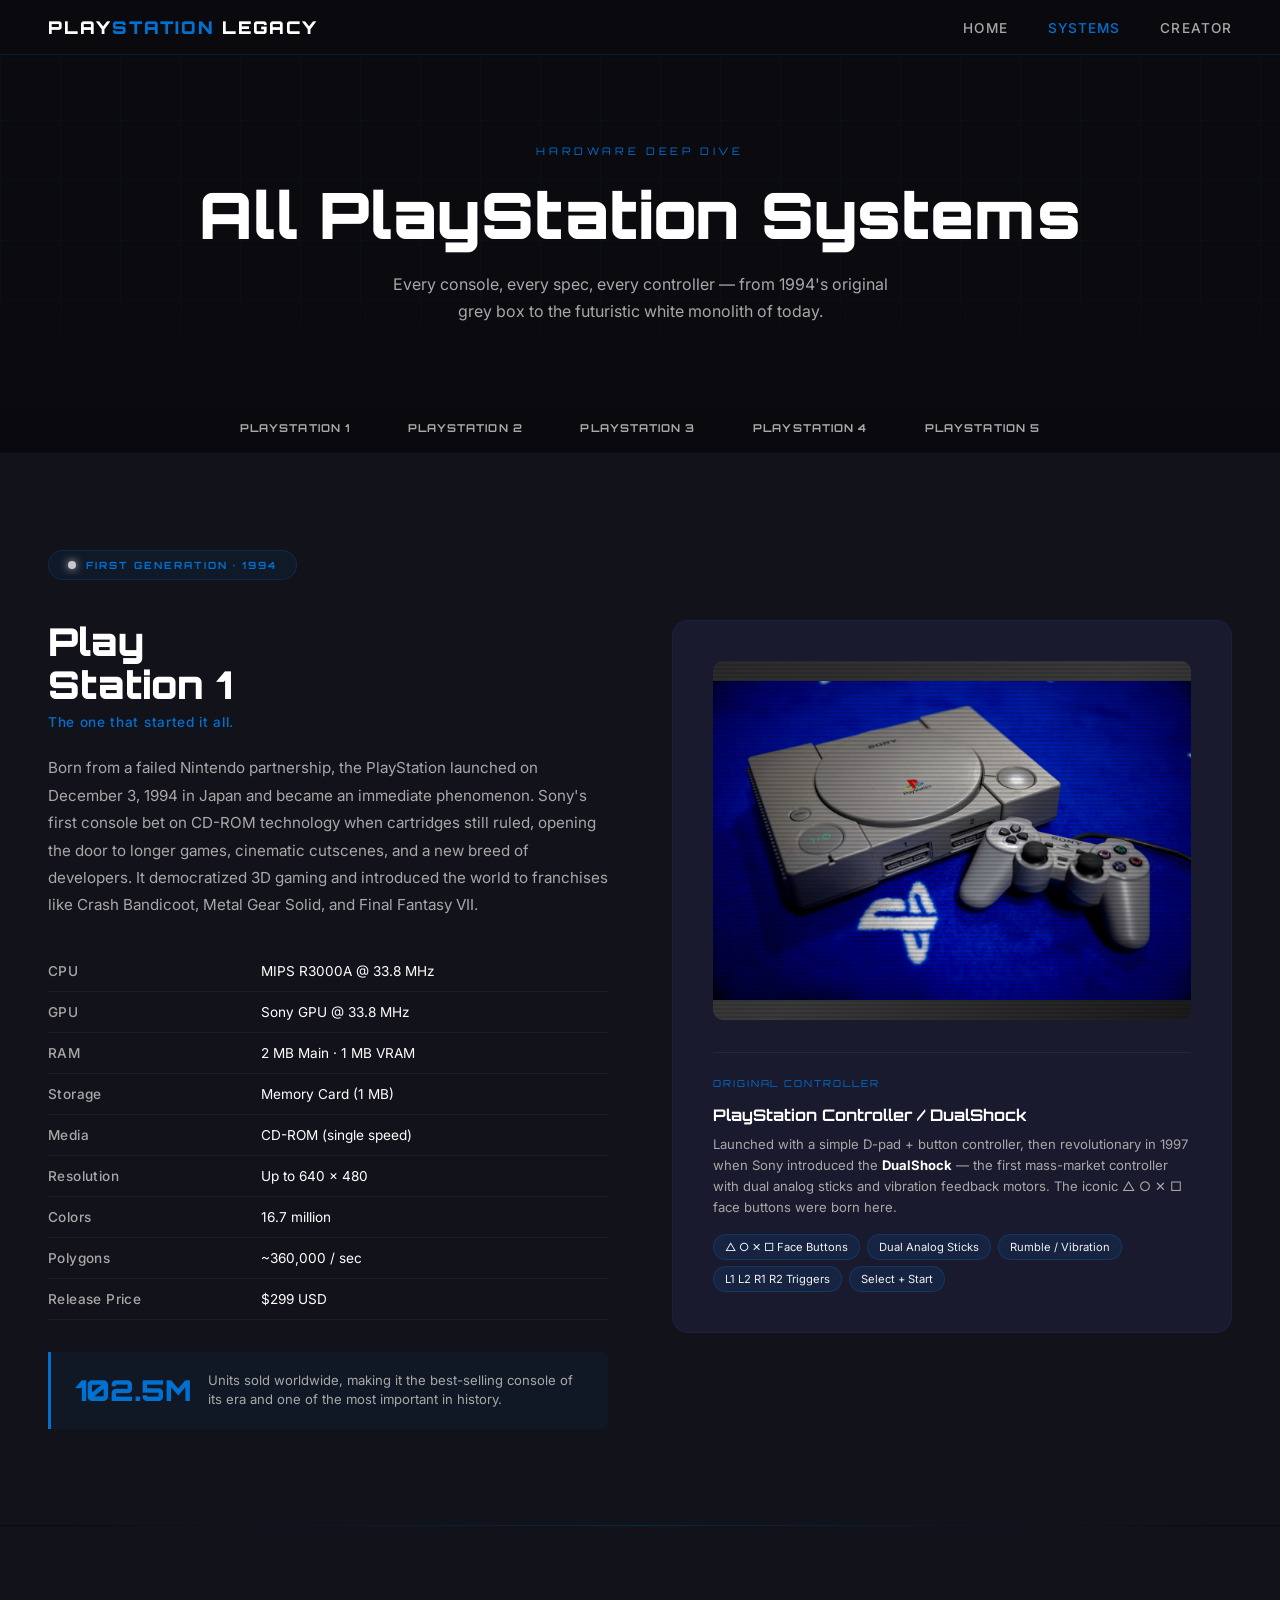
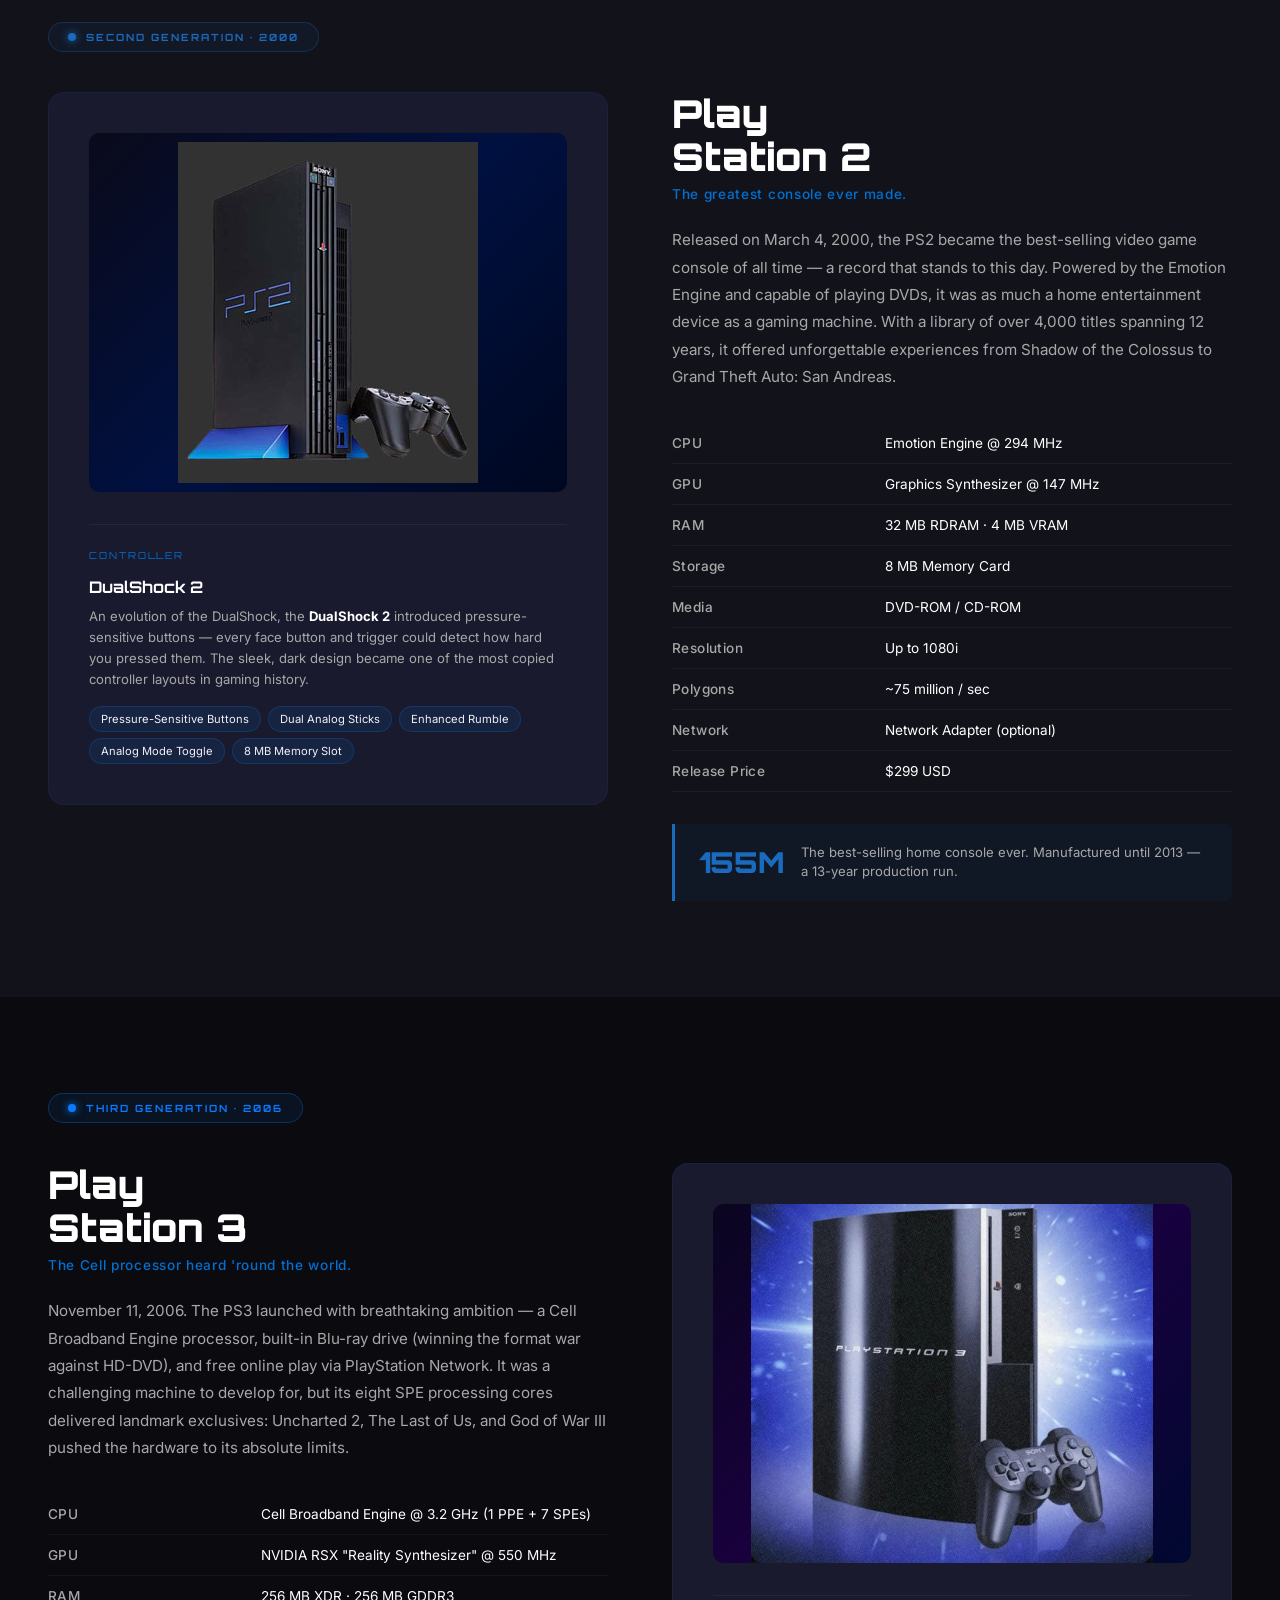
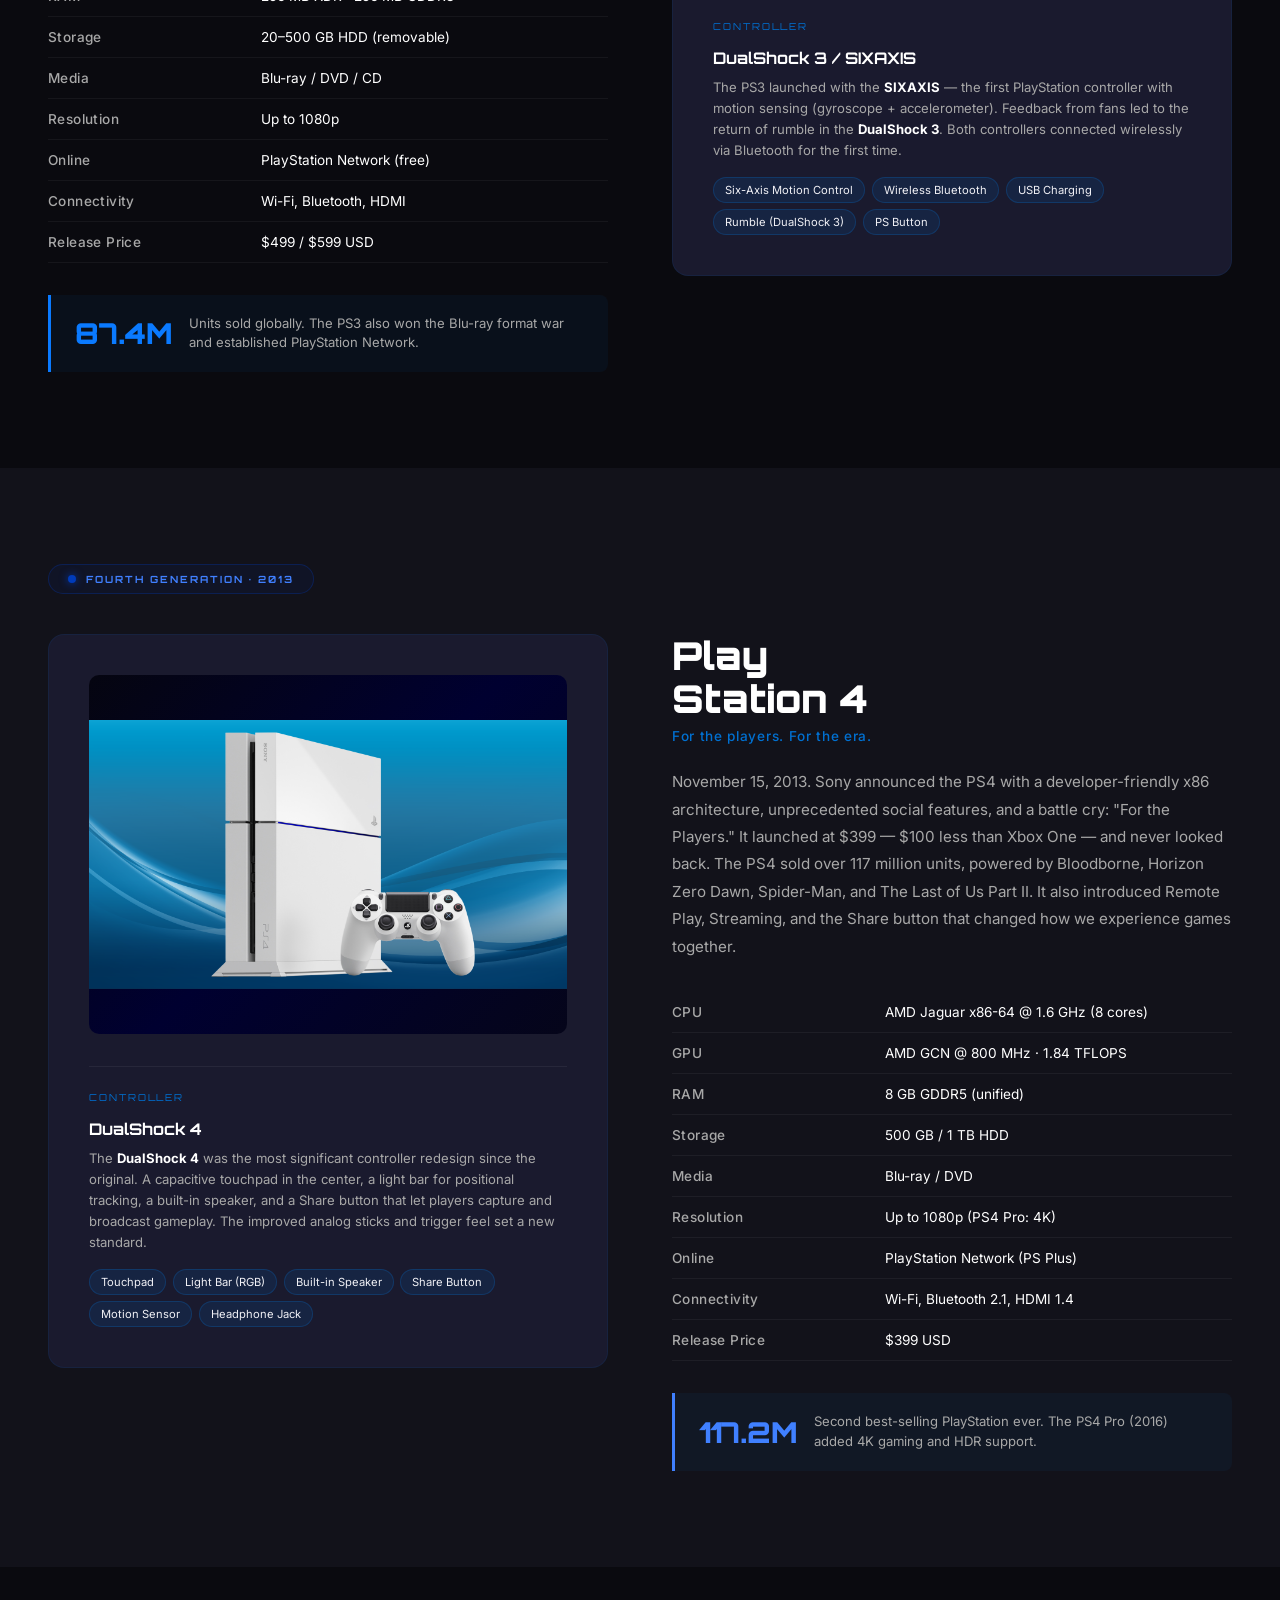
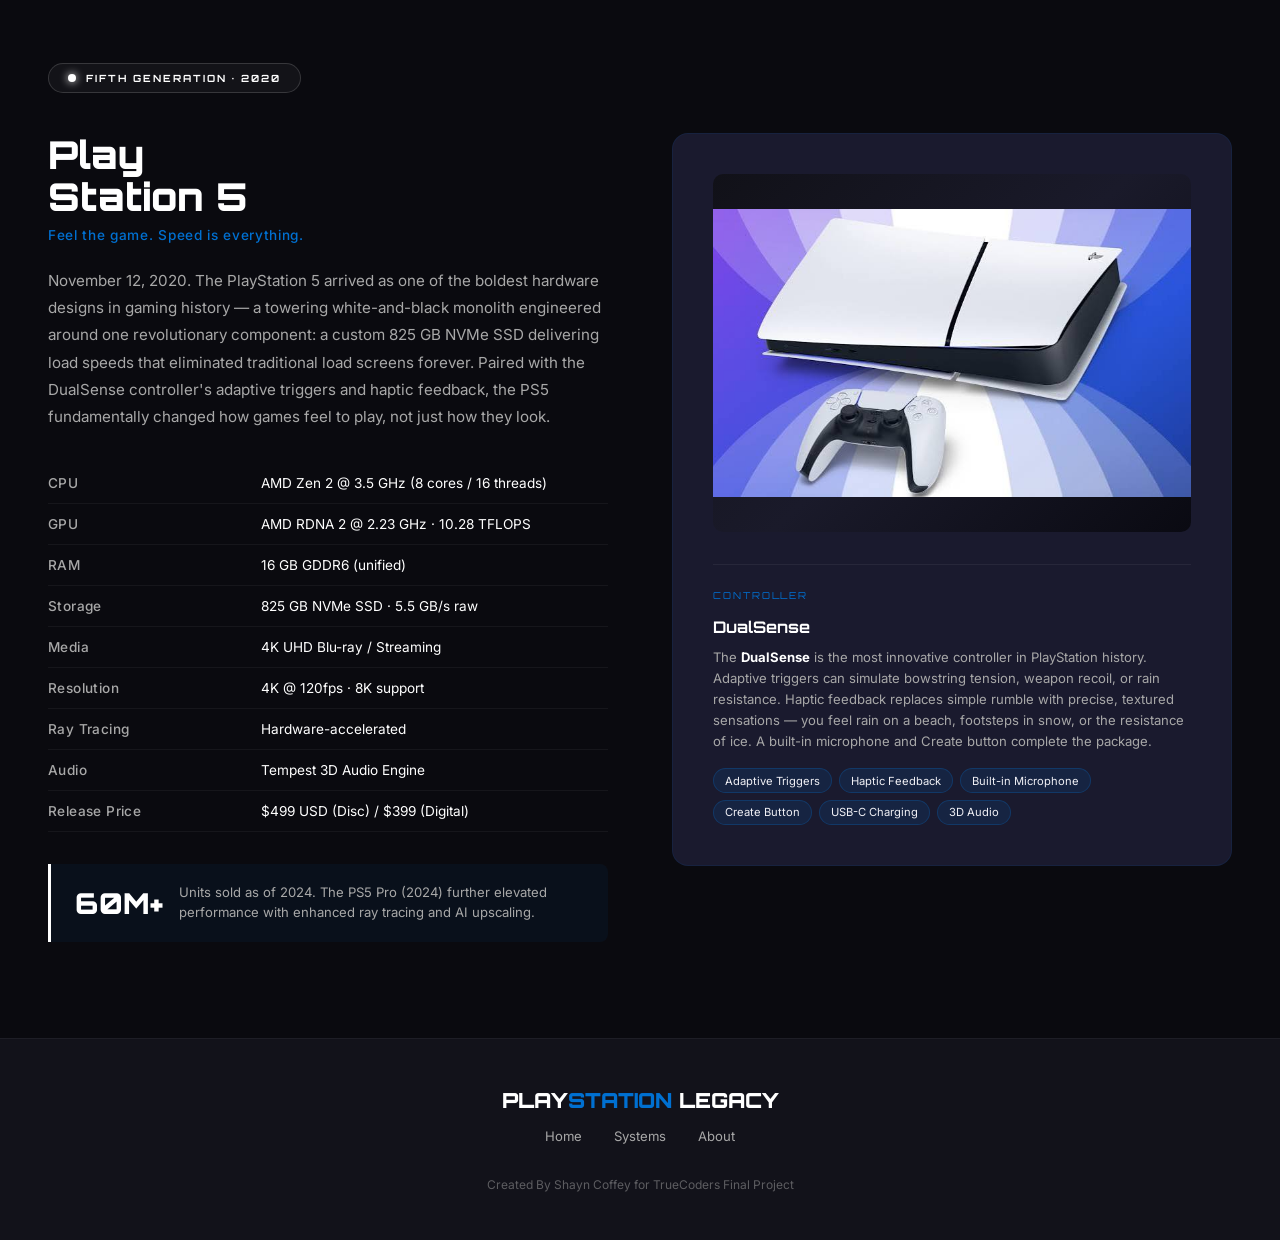
<file: systems.html>
<!DOCTYPE html>
<html lang="en">
<head>
<meta charset="UTF-8" />
<meta name="viewport" content="width=device-width, initial-scale=1.0" />
<title>Systems — PlayStation Legacy</title>
<link href="https://fonts.googleapis.com/css2?family=Orbitron:wght@400;600;700;900&family=Inter:wght@300;400;500;600&display=swap" rel="stylesheet" />
<style>
:root {
--navy: #003087;
--ps-blue: #00439C;
--electric: #0070D1;
--near-black: #0A0A0F;
--mid-dark: #12121A;
--surface: #1A1A2E;
--grey: #A8A8A8;
--off-white: #F0F0F5;
--white: #FFFFFF;

/* Per-gen accent colors */
--ps1-accent: #C8C8CC;
--ps2-accent: #1A6BBE;
--ps3-accent: #0A7AFF;
--ps4-accent: #003BBA;
--ps5-accent: #FFFFFF;
}

*, *::before, *::after { margin: 0; padding: 0; box-sizing: border-box; }
html { scroll-behavior: smooth; }

body {
background: var(--near-black);
color: var(--off-white);
font-family: 'Inter', sans-serif;
}

/* ── NAV ── */
nav {
position: fixed;
top: 0; left: 0; right: 0;
z-index: 100;
display: flex;
align-items: center;
justify-content: space-between;
padding: 1rem 3rem;
background: rgba(10,10,15,0.92);
backdrop-filter: blur(12px);
border-bottom: 1px solid rgba(0,112,209,0.2);
}

.nav-logo {
font-family: 'Orbitron', sans-serif;
font-weight: 900;
font-size: 1.1rem;
color: var(--white);
letter-spacing: 0.1em;
text-decoration: none;
}

.nav-logo span { color: var(--electric); }

nav ul { list-style: none; display: flex; gap: 2.5rem; }
nav ul a {
text-decoration: none;
color: var(--grey);
font-size: 0.85rem;
font-weight: 500;
letter-spacing: 0.08em;
text-transform: uppercase;
transition: color 0.2s;
}
nav ul a:hover, nav ul a.active { color: var(--electric); }

/* ── PAGE HERO ── */
.page-hero {
padding: 9rem 3rem 5rem;
text-align: center;
position: relative;
overflow: hidden;
}

.page-hero::before {
content: '';
position: absolute;
inset: 0;
background-image:
linear-gradient(rgba(0,112,209,0.04) 1px, transparent 1px),
linear-gradient(90deg, rgba(0,112,209,0.04) 1px, transparent 1px);
background-size: 60px 60px;
}

.page-hero::after {
content: '';
position: absolute;
bottom: 0; left: 0; right: 0;
height: 120px;
background: linear-gradient(to bottom, transparent, var(--near-black));
}

.page-eyebrow {
position: relative; z-index: 2;
font-family: 'Orbitron', sans-serif;
font-size: 0.65rem;
letter-spacing: 0.35em;
color: var(--electric);
margin-bottom: 1rem;
text-transform: uppercase;
}

.page-title {
position: relative; z-index: 2;
font-family: 'Orbitron', sans-serif;
font-size: clamp(2rem, 5vw, 4rem);
font-weight: 900;
color: var(--white);
margin-bottom: 1rem;
}

.page-sub {
position: relative; z-index: 2;
color: var(--grey);
font-size: 1rem;
max-width: 520px;
margin: 0 auto;
line-height: 1.7;
}

/* ── STICKY GEN NAV ── */
.gen-nav {
position: sticky;
top: 60px;
z-index: 90;
background: rgba(10,10,15,0.95);
backdrop-filter: blur(12px);
border-bottom: 1px solid rgba(0,112,209,0.15);
display: flex;
justify-content: center;
gap: 0;
overflow-x: auto;
}

.gen-nav a {
padding: 1rem 1.8rem;
font-family: 'Orbitron', sans-serif;
font-size: 0.68rem;
font-weight: 700;
letter-spacing: 0.1em;
text-transform: uppercase;
text-decoration: none;
color: var(--grey);
border-bottom: 2px solid transparent;
transition: color 0.2s, border-color 0.2s;
white-space: nowrap;
}

.gen-nav a:hover { color: var(--white); border-color: var(--electric); }

/* ── CONSOLE SECTION ── */
.console-section {
padding: 6rem 3rem;
position: relative;
}

.console-section:nth-child(even) {
background: var(--mid-dark);
}

.console-inner {
max-width: 1200px;
margin: 0 auto;
}

/* Era badge */
.era-badge {
display: inline-flex;
align-items: center;
gap: 0.6rem;
margin-bottom: 2.5rem;
padding: 0.5rem 1.2rem;
background: rgba(0,112,209,0.08);
border: 1px solid rgba(0,112,209,0.2);
border-radius: 50px;
}

.era-dot {
width: 8px; height: 8px;
border-radius: 50%;
background: var(--electric);
box-shadow: 0 0 8px var(--electric);
}

.era-text {
font-family: 'Orbitron', sans-serif;
font-size: 0.62rem;
font-weight: 700;
letter-spacing: 0.2em;
color: var(--electric);
text-transform: uppercase;
}

/* Main layout: two columns */
.console-layout {
display: grid;
grid-template-columns: 1fr 1fr;
gap: 4rem;
align-items: start;
}

.console-layout.reverse { direction: rtl; }
.console-layout.reverse > * { direction: ltr; }

.console-info h2 {
font-family: 'Orbitron', sans-serif;
font-size: clamp(1.8rem, 3vw, 3rem);
font-weight: 900;
color: var(--white);
line-height: 1.1;
margin-bottom: 0.6rem;
}

.console-tagline {
font-size: 0.85rem;
color: var(--electric);
font-weight: 500;
letter-spacing: 0.05em;
margin-bottom: 1.5rem;
}

.console-description {
color: var(--grey);
font-size: 0.95rem;
line-height: 1.8;
margin-bottom: 2rem;
}

/* Spec table */
.spec-table {
width: 100%;
border-collapse: collapse;
margin-bottom: 2rem;
}

.spec-table tr {
border-bottom: 1px solid rgba(255,255,255,0.05);
}

.spec-table td {
padding: 0.75rem 0;
font-size: 0.85rem;
}

.spec-label {
color: var(--grey);
font-weight: 500;
width: 38%;
letter-spacing: 0.03em;
}

.spec-value {
color: var(--white);
font-weight: 400;
}

/* Console visual panel */
.console-visual {
background: var(--surface);
border: 1px solid rgba(0,112,209,0.1);
border-radius: 16px;
padding: 2.5rem;
display: flex;
flex-direction: column;
gap: 2rem;
}

.console-display {
aspect-ratio: 4/3;
border-radius: 10px;
display: flex;
align-items: center;
justify-content: center;
font-size: 5rem;
position: relative;
overflow: hidden;
}

/* Per-gen visual backgrounds */
.ps1-bg { background: linear-gradient(135deg, #2a2a2a 0%, #3a3a3a 50%, #1a1a1a 100%); }
.ps2-bg { background: linear-gradient(135deg, #0a0a1a 0%, #001040 50%, #000820 100%); }
.ps3-bg { background: linear-gradient(135deg, #0a0520 0%, #1a0040 50%, #000830 100%); }
.ps4-bg { background: linear-gradient(135deg, #050510 0%, #000030 50%, #05051A 100%); }
.ps5-bg { background: linear-gradient(135deg, #111118 0%, #1a1a2a 50%, #0a0a12 100%); }

.console-display .emoji-big {
font-size: 6rem;
filter: drop-shadow(0 0 20px rgba(0,112,209,0.5));
animation: floatBob 3s ease-in-out infinite;
}

@keyframes floatBob {
0%, 100% { transform: translateY(0); }
50% { transform: translateY(-10px); }
}

/* Scanline overlay for PS1 retro feel */
.scanlines::after {
content: '';
position: absolute;
inset: 0;
background: repeating-linear-gradient(
0deg,
transparent,
transparent 2px,
rgba(0,0,0,0.12) 2px,
rgba(0,0,0,0.12) 4px
);
pointer-events: none;
border-radius: 10px;
}

/* Controller section */
.controller-block {
border-top: 1px solid rgba(255,255,255,0.06);
padding-top: 1.5rem;
}

.controller-label {
font-family: 'Orbitron', sans-serif;
font-size: 0.6rem;
letter-spacing: 0.2em;
text-transform: uppercase;
color: var(--electric);
margin-bottom: 1rem;
}

.controller-name {
font-family: 'Orbitron', sans-serif;
font-size: 1rem;
font-weight: 700;
color: var(--white);
margin-bottom: 0.6rem;
}

.controller-features {
display: flex;
flex-wrap: wrap;
gap: 0.4rem;
}

.feature-chip {
padding: 0.3rem 0.7rem;
background: rgba(0,112,209,0.12);
border: 1px solid rgba(0,112,209,0.25);
border-radius: 50px;
font-size: 0.7rem;
color: var(--off-white);
}

/* Sales badge */
.sales-highlight {
display: flex;
align-items: center;
gap: 1rem;
padding: 1.2rem 1.5rem;
background: rgba(0,112,209,0.06);
border-left: 3px solid var(--electric);
border-radius: 0 8px 8px 0;
margin-top: 1rem;
}

.sales-number {
font-family: 'Orbitron', sans-serif;
font-size: 1.8rem;
font-weight: 900;
color: var(--electric);
white-space: nowrap;
}

.sales-desc {
font-size: 0.82rem;
color: var(--grey);
line-height: 1.5;
}

/* Section divider */
.section-divide {
max-width: 1200px;
margin: 0 auto;
height: 1px;
background: linear-gradient(90deg, transparent, rgba(0,112,209,0.3), transparent);
}

/* ── FOOTER ── */
footer {
background: var(--mid-dark);
border-top: 1px solid rgba(255,255,255,0.05);
padding: 3rem;
text-align: center;
}

.footer-logo {
font-family: 'Orbitron', sans-serif;
font-size: 1.3rem;
font-weight: 900;
color: var(--white);
margin-bottom: 0.75rem;
}

.footer-logo span { color: var(--electric); }

.footer-nav {
display: flex;
justify-content: center;
gap: 2rem;
list-style: none;
margin-bottom: 2rem;
}

.footer-nav a {
color: var(--grey);
text-decoration: none;
font-size: 0.82rem;
transition: color 0.2s;
}

.footer-nav a:hover { color: var(--electric); }

.footer-copy { font-size: 0.75rem; color: rgba(168,168,168,0.5); }

@media (max-width: 768px) {
.console-layout { grid-template-columns: 1fr; gap: 2rem; }
.console-layout.reverse { direction: ltr; }
nav ul { gap: 1.2rem; }
nav { padding: 1rem 1.5rem; }
}
</style>
</head>
<body>

<nav>
<a href="index.html" class="nav-logo">PLAY<span>STATION</span> LEGACY</a>
<ul>
<li><a href="index.html">Home</a></li>
<li><a href="systems.html" class="active">Systems</a></li>
<li><a href="about.html">Creator</a></li>

</ul>
</nav>

<!-- Page Hero -->
<div class="page-hero">
<p class="page-eyebrow">Hardware Deep Dive</p>
<h1 class="page-title">All PlayStation Systems</h1>
<p class="page-sub">Every console, every spec, every controller — from 1994's original grey box to the futuristic white monolith of today.</p>
</div>

<!-- Sticky Gen Nav -->
<div class="gen-nav">
<a href="#ps1">PlayStation 1</a>
<a href="#ps2">PlayStation 2</a>
<a href="#ps3">PlayStation 3</a>
<a href="#ps4">PlayStation 4</a>
<a href="#ps5">PlayStation 5</a>
</div>


<!-- ═══════════════════════════════════════════ -->
<!-- PS1 -->
<!-- ═══════════════════════════════════════════ -->
 <section class="console-section" id="ps1">
<div class="console-inner">
<div class="era-badge">
<div class="era-dot" style="background: var(--ps1-accent); box-shadow: 0 0 8px var(--ps1-accent);"></div>
<span class="era-text">First Generation · 1994</span>
</div>
<div class="console-layout">
<div class="console-info">
<h2>Play<br>Station 1</h2>
<p class="console-tagline">The one that started it all.</p>
<p class="console-description">
Born from a failed Nintendo partnership, the PlayStation launched on December 3, 1994 in Japan and became an immediate phenomenon. Sony's first console bet on CD-ROM technology when cartridges still ruled, opening the door to longer games, cinematic cutscenes, and a new breed of developers. It democratized 3D gaming and introduced the world to franchises like Crash Bandicoot, Metal Gear Solid, and Final Fantasy VII.
</p>
<table class="spec-table">
<tr><td class="spec-label">CPU</td><td class="spec-value">MIPS R3000A @ 33.8 MHz</td></tr>
<tr><td class="spec-label">GPU</td><td class="spec-value">Sony GPU @ 33.8 MHz</td></tr>
<tr><td class="spec-label">RAM</td><td class="spec-value">2 MB Main · 1 MB VRAM</td></tr>
<tr><td class="spec-label">Storage</td><td class="spec-value">Memory Card (1 MB)</td></tr>
<tr><td class="spec-label">Media</td><td class="spec-value">CD-ROM (single speed)</td></tr>
<tr><td class="spec-label">Resolution</td><td class="spec-value">Up to 640 × 480</td></tr>
<tr><td class="spec-label">Colors</td><td class="spec-value">16.7 million</td></tr>
<tr><td class="spec-label">Polygons</td><td class="spec-value">~360,000 / sec</td></tr>
<tr><td class="spec-label">Release Price</td><td class="spec-value">$299 USD</td></tr>
</table>
<div class="sales-highlight">
<div class="sales-number">102.5M</div>
<div class="sales-desc">Units sold worldwide, making it the best-selling console of its era and one of the most important in history.</div>
</div>
</div>
<div class="console-visual">
<div class="console-display ps1-bg scanlines">
<img src="images/ps1.jpg" alt="PlayStation 1 Console" style="max-width: 100%; max-height: 100%;">
</div>
<div class="controller-block">
<p class="controller-label">Original Controller</p>
<p class="controller-name">PlayStation Controller / DualShock</p>
<p style="font-size: 0.82rem; color: var(--grey); line-height: 1.6; margin-bottom: 1rem;">
Launched with a simple D-pad + button controller, then revolutionary in 1997 when Sony introduced the <strong style="color: var(--white);">DualShock</strong> — the first mass-market controller with dual analog sticks and vibration feedback motors. The iconic △ ○ ✕ □ face buttons were born here.
</p>
<div class="controller-features">
<span class="feature-chip">△ ○ ✕ □ Face Buttons</span>
<span class="feature-chip">Dual Analog Sticks</span>
<span class="feature-chip">Rumble / Vibration</span>
<span class="feature-chip">L1 L2 R1 R2 Triggers</span>
<span class="feature-chip">Select + Start</span>
</div>
</div>
</div>
</div>
</div>
</section>

<div class="console-section" style="padding: 0 3rem;"><div class="section-divide"></div></div>


<!-- ═══════════════════════════════════════════ -->
<!-- PS2 -->
<!-- ═══════════════════════════════════════════ -->
<section class="console-section" id="ps2" style="background: var(--mid-dark);">
<div class="console-inner">
<div class="era-badge" style="border-color: rgba(26,107,190,0.3); background: rgba(26,107,190,0.08);">
<div class="era-dot" style="background: var(--ps2-accent); box-shadow: 0 0 8px var(--ps2-accent);"></div>
<span class="era-text" style="color: var(--ps2-accent);">Second Generation · 2000</span>
</div>
<div class="console-layout reverse">
<div class="console-info">
<h2>Play<br>Station 2</h2>
<p class="console-tagline">The greatest console ever made.</p>
<p class="console-description">
Released on March 4, 2000, the PS2 became the best-selling video game console of all time — a record that stands to this day. Powered by the Emotion Engine and capable of playing DVDs, it was as much a home entertainment device as a gaming machine. With a library of over 4,000 titles spanning 12 years, it offered unforgettable experiences from Shadow of the Colossus to Grand Theft Auto: San Andreas.
</p>
<table class="spec-table">
<tr><td class="spec-label">CPU</td><td class="spec-value">Emotion Engine @ 294 MHz</td></tr>
<tr><td class="spec-label">GPU</td><td class="spec-value">Graphics Synthesizer @ 147 MHz</td></tr>
<tr><td class="spec-label">RAM</td><td class="spec-value">32 MB RDRAM · 4 MB VRAM</td></tr>
<tr><td class="spec-label">Storage</td><td class="spec-value">8 MB Memory Card</td></tr>
<tr><td class="spec-label">Media</td><td class="spec-value">DVD-ROM / CD-ROM</td></tr>
<tr><td class="spec-label">Resolution</td><td class="spec-value">Up to 1080i</td></tr>
<tr><td class="spec-label">Polygons</td><td class="spec-value">~75 million / sec</td></tr>
<tr><td class="spec-label">Network</td><td class="spec-value">Network Adapter (optional)</td></tr>
<tr><td class="spec-label">Release Price</td><td class="spec-value">$299 USD</td></tr>
</table>
<div class="sales-highlight" style="border-color: var(--ps2-accent);">
<div class="sales-number" style="color: var(--ps2-accent);">155M</div>
<div class="sales-desc">The best-selling home console ever. Manufactured until 2013 — a 13-year production run.</div>
</div>
</div>
<div class="console-visual">
<div class="console-display ps2-bg">
<img src="images/ps2.jpg" alt="PlayStation 2 Console" style="max-width: 100%; max-height: 100%;">
</div>
<div class="controller-block">
<p class="controller-label">Controller</p>
<p class="controller-name">DualShock 2</p>
<p style="font-size: 0.82rem; color: var(--grey); line-height: 1.6; margin-bottom: 1rem;">
An evolution of the DualShock, the <strong style="color: var(--white);">DualShock 2</strong> introduced pressure-sensitive buttons — every face button and trigger could detect how hard you pressed them. The sleek, dark design became one of the most copied controller layouts in gaming history.
</p>
<div class="controller-features">
<span class="feature-chip">Pressure-Sensitive Buttons</span>
<span class="feature-chip">Dual Analog Sticks</span>
<span class="feature-chip">Enhanced Rumble</span>
<span class="feature-chip">Analog Mode Toggle</span>
<span class="feature-chip">8 MB Memory Slot</span>
</div>
</div>
</div>
</div>
</div>
</section>


<!-- ═══════════════════════════════════════════ -->
<!-- PS3 -->
<!-- ═══════════════════════════════════════════ -->
<section class="console-section" id="ps3">
<div class="console-inner">
<div class="era-badge" style="border-color: rgba(10,122,255,0.3); background: rgba(10,122,255,0.08);">
<div class="era-dot" style="background: var(--ps3-accent); box-shadow: 0 0 8px var(--ps3-accent);"></div>
<span class="era-text" style="color: var(--ps3-accent);">Third Generation · 2006</span>
</div>
<div class="console-layout">
<div class="console-info">
<h2>Play<br>Station 3</h2>
<p class="console-tagline">The Cell processor heard 'round the world.</p>
<p class="console-description">
November 11, 2006. The PS3 launched with breathtaking ambition — a Cell Broadband Engine processor, built-in Blu-ray drive (winning the format war against HD-DVD), and free online play via PlayStation Network. It was a challenging machine to develop for, but its eight SPE processing cores delivered landmark exclusives: Uncharted 2, The Last of Us, and God of War III pushed the hardware to its absolute limits.
</p>
<table class="spec-table">
<tr><td class="spec-label">CPU</td><td class="spec-value">Cell Broadband Engine @ 3.2 GHz (1 PPE + 7 SPEs)</td></tr>
<tr><td class="spec-label">GPU</td><td class="spec-value">NVIDIA RSX "Reality Synthesizer" @ 550 MHz</td></tr>
<tr><td class="spec-label">RAM</td><td class="spec-value">256 MB XDR · 256 MB GDDR3</td></tr>
<tr><td class="spec-label">Storage</td><td class="spec-value">20–500 GB HDD (removable)</td></tr>
<tr><td class="spec-label">Media</td><td class="spec-value">Blu-ray / DVD / CD</td></tr>
<tr><td class="spec-label">Resolution</td><td class="spec-value">Up to 1080p</td></tr>
<tr><td class="spec-label">Online</td><td class="spec-value">PlayStation Network (free)</td></tr>
<tr><td class="spec-label">Connectivity</td><td class="spec-value">Wi-Fi, Bluetooth, HDMI</td></tr>
<tr><td class="spec-label">Release Price</td><td class="spec-value">$499 / $599 USD</td></tr>
</table>
<div class="sales-highlight" style="border-color: var(--ps3-accent);">
<div class="sales-number" style="color: var(--ps3-accent);">87.4M</div>
<div class="sales-desc">Units sold globally. The PS3 also won the Blu-ray format war and established PlayStation Network.</div>
</div>
</div>
<div class="console-visual">
<div class="console-display ps3-bg">
<img src="images/ps3.webp" alt="PlayStation 3 Console" style="max-width: 100%; max-height: 100%;">
</div>
<div class="controller-block">
<p class="controller-label">Controller</p>
<p class="controller-name">DualShock 3 / SIXAXIS</p>
<p style="font-size: 0.82rem; color: var(--grey); line-height: 1.6; margin-bottom: 1rem;">
The PS3 launched with the <strong style="color: var(--white);">SIXAXIS</strong> — the first PlayStation controller with motion sensing (gyroscope + accelerometer). Feedback from fans led to the return of rumble in the <strong style="color: var(--white);">DualShock 3</strong>. Both controllers connected wirelessly via Bluetooth for the first time.
</p>
<div class="controller-features">
<span class="feature-chip">Six-Axis Motion Control</span>
<span class="feature-chip">Wireless Bluetooth</span>
<span class="feature-chip">USB Charging</span>
<span class="feature-chip">Rumble (DualShock 3)</span>
<span class="feature-chip">PS Button</span>
</div>
</div>
</div>
</div>
</div>
</section>


<!-- ═══════════════════════════════════════════ -->
<!-- PS4 -->
<!-- ═══════════════════════════════════════════ -->
<section class="console-section" id="ps4" style="background: var(--mid-dark);">
<div class="console-inner">
<div class="era-badge" style="border-color: rgba(0,59,186,0.3); background: rgba(0,59,186,0.08);">
<div class="era-dot" style="background: var(--ps4-accent); box-shadow: 0 0 8px var(--ps4-accent);"></div>
<span class="era-text" style="color: #4080FF;">Fourth Generation · 2013</span>
</div>
<div class="console-layout reverse">
<div class="console-info">
<h2>Play<br>Station 4</h2>
<p class="console-tagline">For the players. For the era.</p>
<p class="console-description">
November 15, 2013. Sony announced the PS4 with a developer-friendly x86 architecture, unprecedented social features, and a battle cry: "For the Players." It launched at $399 — $100 less than Xbox One — and never looked back. The PS4 sold over 117 million units, powered by Bloodborne, Horizon Zero Dawn, Spider-Man, and The Last of Us Part II. It also introduced Remote Play, Streaming, and the Share button that changed how we experience games together.
</p>
<table class="spec-table">
<tr><td class="spec-label">CPU</td><td class="spec-value">AMD Jaguar x86-64 @ 1.6 GHz (8 cores)</td></tr>
<tr><td class="spec-label">GPU</td><td class="spec-value">AMD GCN @ 800 MHz · 1.84 TFLOPS</td></tr>
<tr><td class="spec-label">RAM</td><td class="spec-value">8 GB GDDR5 (unified)</td></tr>
<tr><td class="spec-label">Storage</td><td class="spec-value">500 GB / 1 TB HDD</td></tr>
<tr><td class="spec-label">Media</td><td class="spec-value">Blu-ray / DVD</td></tr>
<tr><td class="spec-label">Resolution</td><td class="spec-value">Up to 1080p (PS4 Pro: 4K)</td></tr>
<tr><td class="spec-label">Online</td><td class="spec-value">PlayStation Network (PS Plus)</td></tr>
<tr><td class="spec-label">Connectivity</td><td class="spec-value">Wi-Fi, Bluetooth 2.1, HDMI 1.4</td></tr>
<tr><td class="spec-label">Release Price</td><td class="spec-value">$399 USD</td></tr>
</table>
<div class="sales-highlight" style="border-color: #4080FF;">
<div class="sales-number" style="color: #4080FF;">117.2M</div>
<div class="sales-desc">Second best-selling PlayStation ever. The PS4 Pro (2016) added 4K gaming and HDR support.</div>
</div>
</div>
<div class="console-visual">
<div class="console-display ps4-bg">
<img src ="images/ps4.png" alt="PlayStation 4 Console" style="max-width: 100%; max-height: 100%;">
</div>
<div class="controller-block">
<p class="controller-label">Controller</p>
<p class="controller-name">DualShock 4</p>
<p style="font-size: 0.82rem; color: var(--grey); line-height: 1.6; margin-bottom: 1rem;">
The <strong style="color: var(--white);">DualShock 4</strong> was the most significant controller redesign since the original. A capacitive touchpad in the center, a light bar for positional tracking, a built-in speaker, and a Share button that let players capture and broadcast gameplay. The improved analog sticks and trigger feel set a new standard.
</p>
<div class="controller-features">
<span class="feature-chip">Touchpad</span>
<span class="feature-chip">Light Bar (RGB)</span>
<span class="feature-chip">Built-in Speaker</span>
<span class="feature-chip">Share Button</span>
<span class="feature-chip">Motion Sensor</span>
<span class="feature-chip">Headphone Jack</span>
</div>
</div>
</div>
</div>
</div>
</section>


<!-- ═══════════════════════════════════════════ -->
<!-- PS5 -->
<!-- ═══════════════════════════════════════════ -->
<section class="console-section" id="ps5">
<div class="console-inner">
<div class="era-badge" style="border-color: rgba(255,255,255,0.15); background: rgba(255,255,255,0.04);">
<div class="era-dot" style="background: #FFFFFF; box-shadow: 0 0 8px #FFFFFF;"></div>
<span class="era-text" style="color: #FFFFFF;">Fifth Generation · 2020</span>
</div>
<div class="console-layout">
<div class="console-info">
<h2>Play<br>Station 5</h2>
<p class="console-tagline">Feel the game. Speed is everything.</p>
<p class="console-description">
November 12, 2020. The PlayStation 5 arrived as one of the boldest hardware designs in gaming history — a towering white-and-black monolith engineered around one revolutionary component: a custom 825 GB NVMe SSD delivering load speeds that eliminated traditional load screens forever. Paired with the DualSense controller's adaptive triggers and haptic feedback, the PS5 fundamentally changed how games feel to play, not just how they look.
</p>
<table class="spec-table">
<tr><td class="spec-label">CPU</td><td class="spec-value">AMD Zen 2 @ 3.5 GHz (8 cores / 16 threads)</td></tr>
<tr><td class="spec-label">GPU</td><td class="spec-value">AMD RDNA 2 @ 2.23 GHz · 10.28 TFLOPS</td></tr>
<tr><td class="spec-label">RAM</td><td class="spec-value">16 GB GDDR6 (unified)</td></tr>
<tr><td class="spec-label">Storage</td><td class="spec-value">825 GB NVMe SSD · 5.5 GB/s raw</td></tr>
<tr><td class="spec-label">Media</td><td class="spec-value">4K UHD Blu-ray / Streaming</td></tr>
<tr><td class="spec-label">Resolution</td><td class="spec-value">4K @ 120fps · 8K support</td></tr>
<tr><td class="spec-label">Ray Tracing</td><td class="spec-value">Hardware-accelerated</td></tr>
<tr><td class="spec-label">Audio</td><td class="spec-value">Tempest 3D Audio Engine</td></tr>
<tr><td class="spec-label">Release Price</td><td class="spec-value">$499 USD (Disc) / $399 (Digital)</td></tr>
</table>
<div class="sales-highlight" style="border-color: #FFFFFF;">
<div class="sales-number" style="color: #FFFFFF;">60M+</div>
<div class="sales-desc">Units sold as of 2024. The PS5 Pro (2024) further elevated performance with enhanced ray tracing and AI upscaling.</div>
</div>
</div>
<div class="console-visual">
<div class="console-display ps5-bg">
<img src="images/ps5.jpg" alt="PlayStation 5 Console" style="max-width: 100%; max-height: 100%;">
</div>
<div class="controller-block">
<p class="controller-label">Controller</p>
<p class="controller-name">DualSense</p>
<p style="font-size: 0.82rem; color: var(--grey); line-height: 1.6; margin-bottom: 1rem;">
The <strong style="color: var(--white);">DualSense</strong> is the most innovative controller in PlayStation history. Adaptive triggers can simulate bowstring tension, weapon recoil, or rain resistance. Haptic feedback replaces simple rumble with precise, textured sensations — you feel rain on a beach, footsteps in snow, or the resistance of ice. A built-in microphone and Create button complete the package.
</p>
<div class="controller-features">
<span class="feature-chip">Adaptive Triggers</span>
<span class="feature-chip">Haptic Feedback</span>
<span class="feature-chip">Built-in Microphone</span>
<span class="feature-chip">Create Button</span>
<span class="feature-chip">USB-C Charging</span>
<span class="feature-chip">3D Audio</span>
</div>
</div>
</div>
</div>
</div>
</section>

<!-- FOOTER -->
<footer>
<div class="footer-logo">PLAY<span>STATION</span> LEGACY</div>
<ul class="footer-nav">
<li><a href="index.html">Home</a></li>
<li><a href="systems.html">Systems</a></li>
<li><a href="about.html">About</a></li>
</ul>
<p class="footer-copy">Created By Shayn Coffey for TrueCoders Final Project</p>
</footer>
</body>
</html>
</file>
<file: style.css>
body {

    background-color: transparent;
    background-image: url('C:\\Users\\PC\\Downloads\\playstation background.jpg');
    background-size: cover;
    background-position: center;
    background-repeat: no-repeat;

    margin: 0;
    height: 100vh;

    display: flex;
    justify-content: center;
    align-items: center;
}




.box{
    background-color: rgba(0,0,0, 0.5);
    color: white;
    width: 400px;
    padding: 20px;
    border-radius: 10px;
    margin: 50px auto;
    text-align: center;
}

.menu {
    list-style-type: none;
    padding: 0;
    margin: 0;

    display: flex;
    justify-content: center;
    gap: 30px; /*space between menu links */
}

footer {
    display: flex;
    justify-content: center;
    align-items: center;
    gap: 25px;
    padding: 20px;
    background-color: rgba(0,0,0,0.5);

}

footer a {
    color: gold;
    text-decoration: none;
    font-size: 18px;
}

footer a:hover {
    color: gold;
}


.text-box {
background: rgba(0, 0, 0, 0.55); /* transparency */
    padding: 20px;
    border-radius: 10px;
    width: 80%;
    margin: 20px auto;
}
</file>
